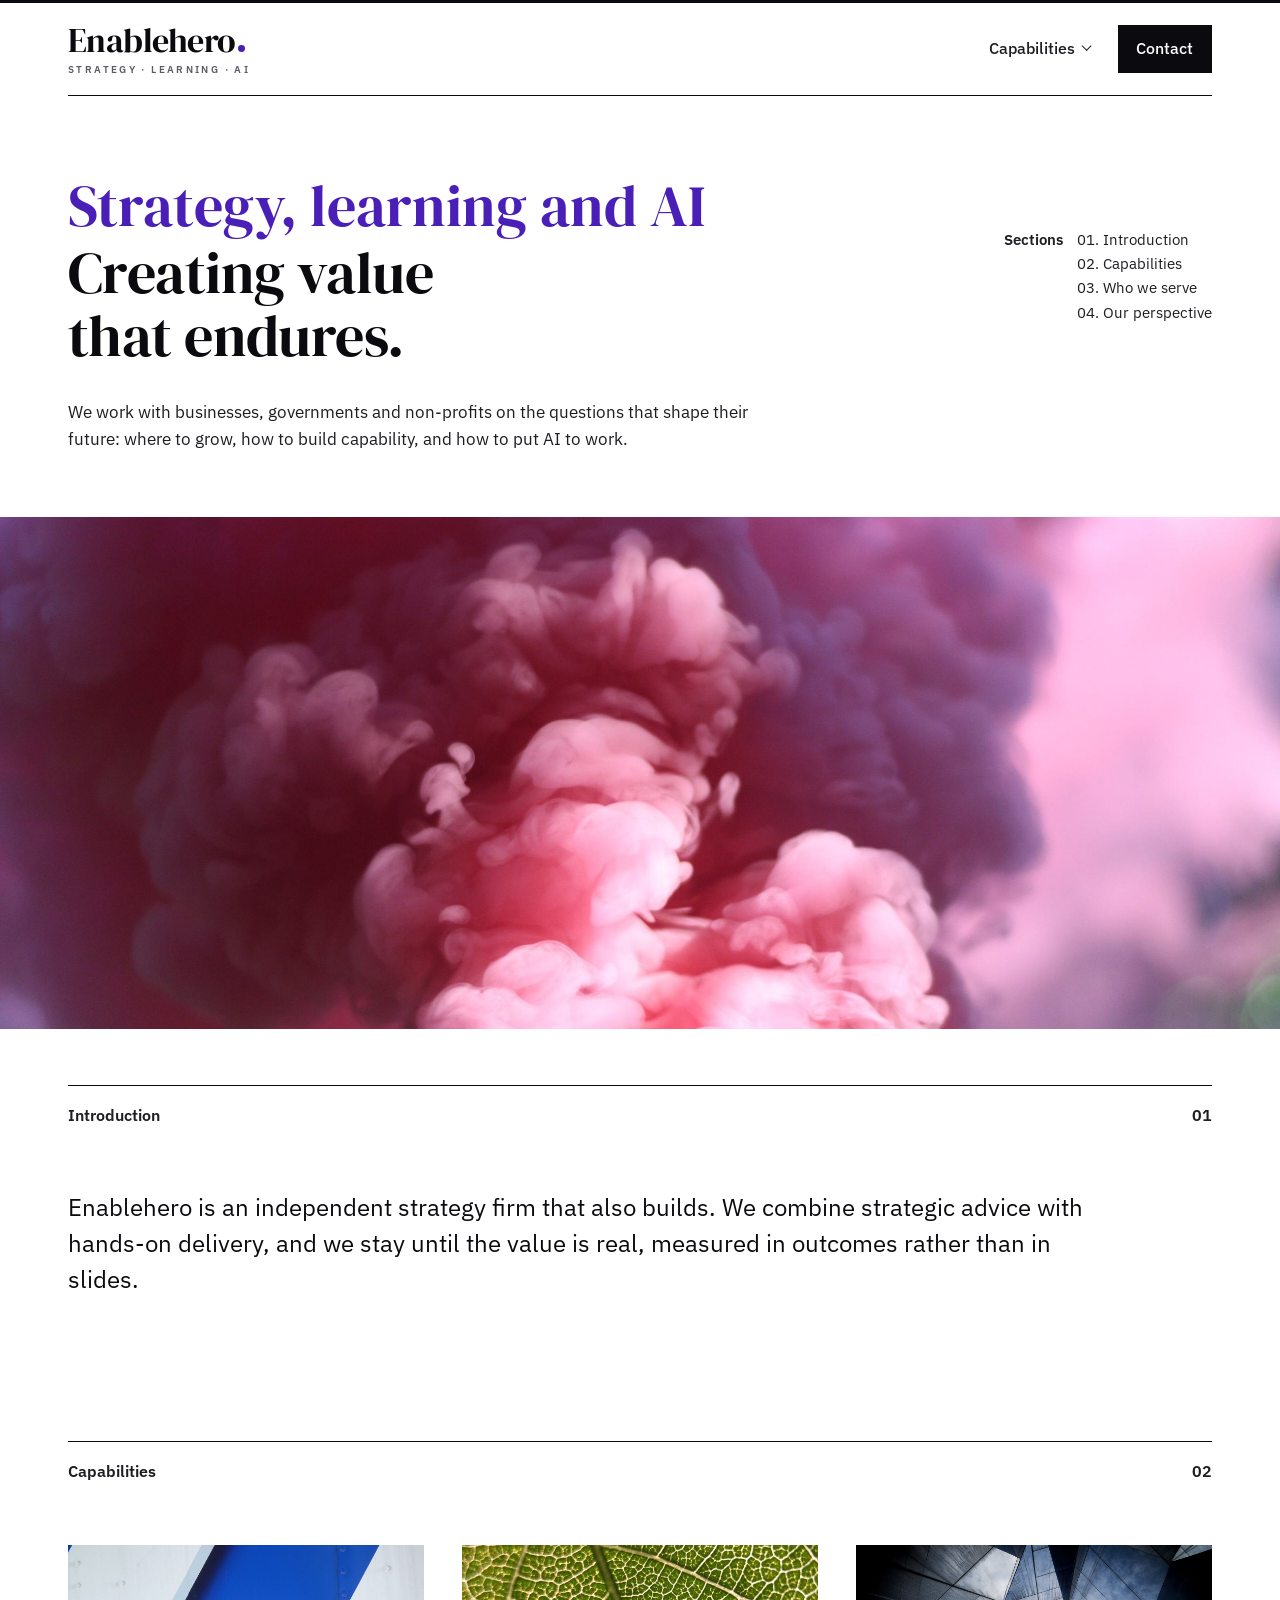
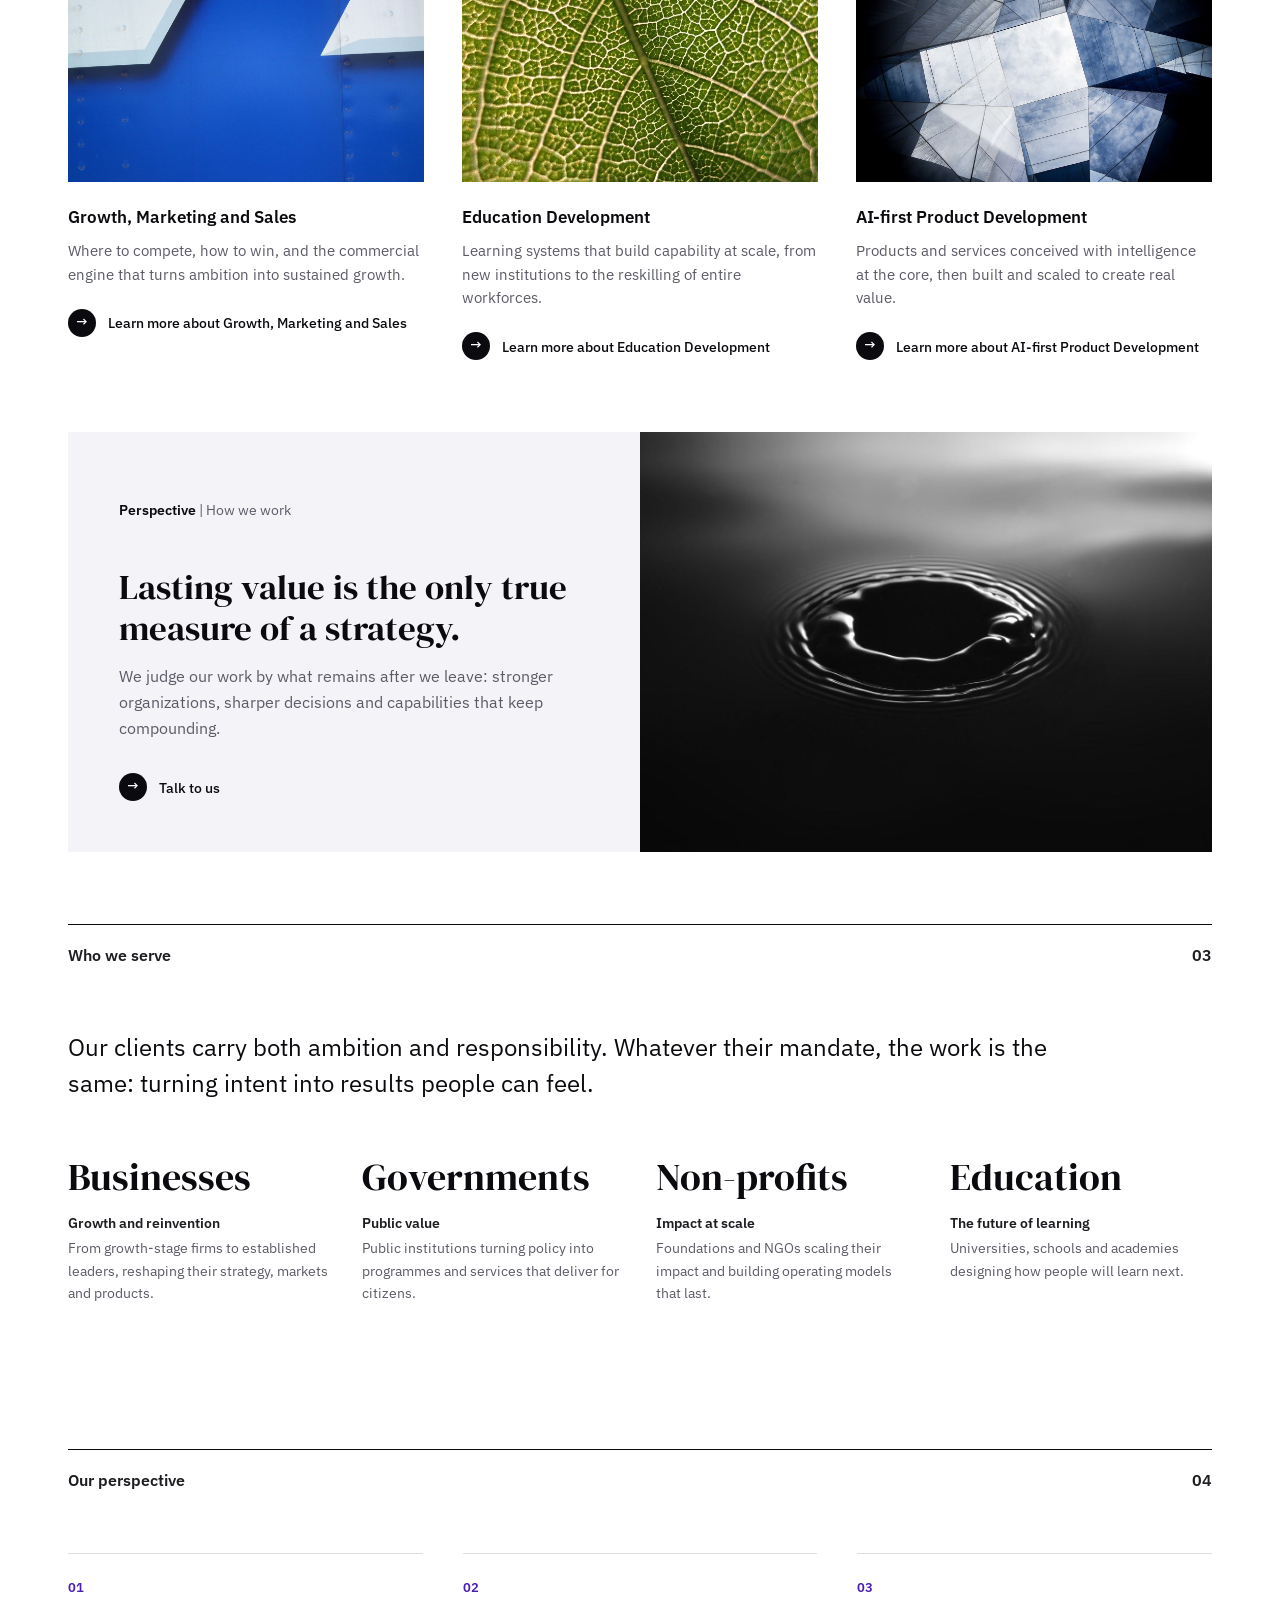
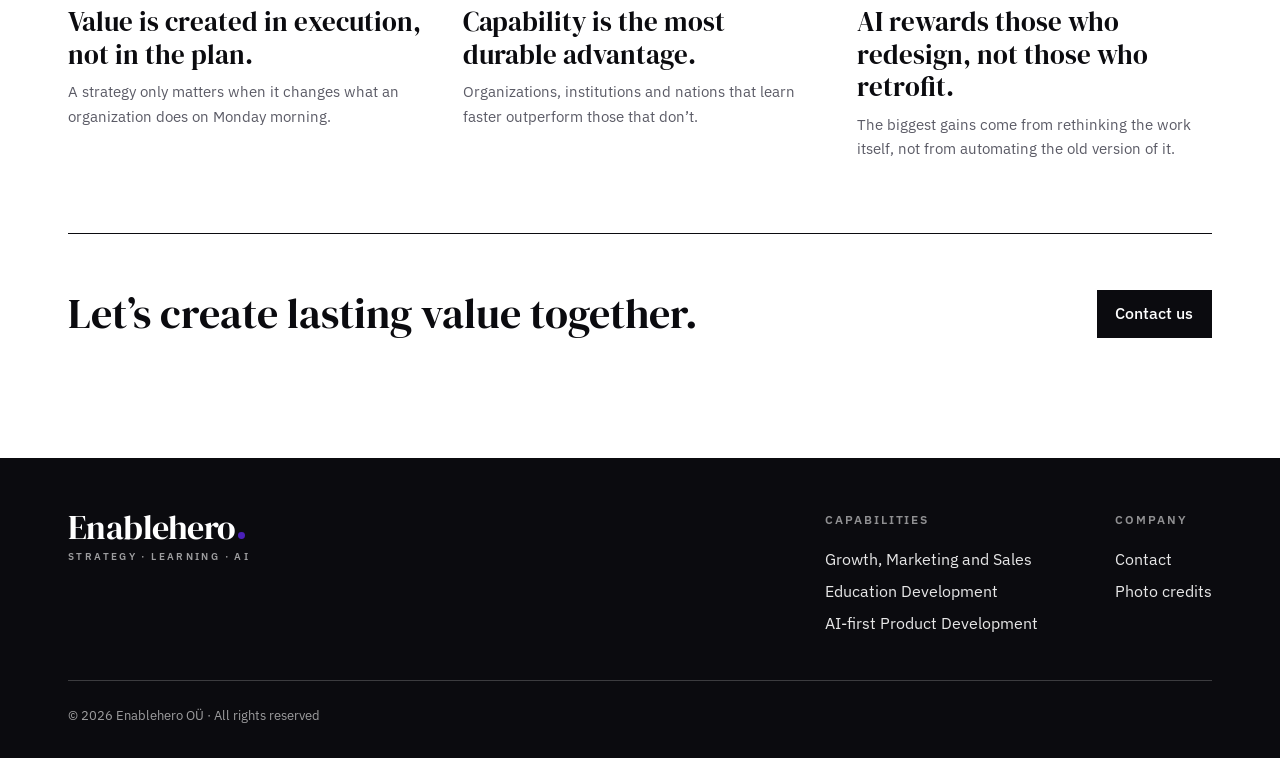
<file: index.html>
<!DOCTYPE html>
<html lang="en">
<head>
  <meta charset="UTF-8" />
  <meta name="viewport" content="width=device-width, initial-scale=1.0" />
  <title>Enablehero · Strategy, learning and AI that create lasting value</title>
  <meta name="description" content="Enablehero helps businesses, governments and non-profits create lasting value through growth, marketing and sales, education development and AI-first product development." />
  <link rel="icon" type="image/svg+xml" href="/favicon.svg" />
  <link rel="preconnect" href="https://fonts.googleapis.com" />
  <link rel="preconnect" href="https://fonts.gstatic.com" crossorigin />
  <link rel="stylesheet" href="https://fonts.googleapis.com/css2?family=DM+Serif+Display&family=IBM+Plex+Sans:wght@400;500;600&display=swap" />
  <link rel="stylesheet" href="/assets/site.css" />
  <link rel="preload" as="image" href="/assets/img/smoke.jpg" />
</head>
<body>
  <header class="site-header">
    <div class="wrap">
      <div class="bar">
        <a class="logo" href="/" aria-label="Enablehero home"><span class="logo-word">Enablehero<span class="logo-dot"></span></span><span class="logo-tag">Strategy &middot; Learning &middot; AI</span></a>
        <nav class="menu" aria-label="Main">
          <div class="dd">
            <button class="dd-toggle" type="button" aria-expanded="false" aria-haspopup="true">Capabilities</button>
            <div class="dd-panel">
            <a href="/growth-marketing-sales/"><strong>Growth, Marketing and Sales</strong><span>Strategy, markets and the commercial engine</span></a>
            <a href="/education-development/"><strong>Education Development</strong><span>Institutions, programmes and capability at scale</span></a>
            <a href="/ai-first-product-development/"><strong>AI-first Product Development</strong><span>Products and services with AI at the core</span></a>
            </div>
          </div>
          <a class="btn" href="/contact/">Contact</a>
        </nav>
      </div>
    </div>
  </header>

  <main>
    <div class="wrap">
      <section class="page-head">
        <div>
          <p class="page-title">Strategy, learning and AI</p>
          <h1>Creating value that endures.</h1>
          <p class="lead">We work with businesses, governments and non-profits on the questions that shape their future: where to grow, how to build capability, and how to put AI to work.</p>
        </div>
        <nav class="sections" aria-label="Sections">
          <strong>Sections</strong>
          <ol>
            <li><a href="#introduction">01. Introduction</a></li>
            <li><a href="#capabilities">02. Capabilities</a></li>
            <li><a href="#who-we-serve">03. Who we serve</a></li>
            <li><a href="#perspective">04. Our perspective</a></li>
          </ol>
        </nav>
      </section>
    </div>
    <div class="bleed"><img src="/assets/img/smoke.jpg" alt="A cloud of pink and violet smoke" /></div>
    <section class="block first" id="introduction">
      <div class="wrap">
        <div class="sec-head"><span>Introduction</span><span>01</span></div>
        <p class="intro-text">Enablehero is an independent strategy firm that also builds. We combine strategic advice with hands-on delivery, and we stay until the value is real, measured in outcomes rather than in slides.</p>
      </div>
    </section>
    <section class="block" id="capabilities">
      <div class="wrap">
        <div class="sec-head"><span>Capabilities</span><span>02</span></div>
        <div class="cards">
          <a class="card" href="/growth-marketing-sales/">
            <div class="card-img"><img src="/assets/img/blue.jpg" alt="Sharp white edges cutting across a deep blue wall" loading="lazy" /></div>
            <h3>Growth, Marketing and Sales</h3>
            <p>Where to compete, how to win, and the commercial engine that turns ambition into sustained growth.</p>
            <span class="more">Learn more about Growth, Marketing and Sales</span>
          </a>
          <a class="card" href="/education-development/">
            <div class="card-img"><img src="/assets/img/leaf.jpg" alt="Macro view of the veins of a green leaf" loading="lazy" /></div>
            <h3>Education Development</h3>
            <p>Learning systems that build capability at scale, from new institutions to the reskilling of entire workforces.</p>
            <span class="more">Learn more about Education Development</span>
          </a>
          <a class="card" href="/ai-first-product-development/">
            <div class="card-img"><img src="/assets/img/facets.jpg" alt="Prismatic glass facets reflecting the sky" loading="lazy" /></div>
            <h3>AI-first Product Development</h3>
            <p>Products and services conceived with intelligence at the core, then built and scaled to create real value.</p>
            <span class="more">Learn more about AI-first Product Development</span>
          </a>
        </div>
      </div>
    </section>
    <div class="wrap">
        <div class="story">
          <div class="story-body">
            <p class="story-label"><b>Perspective</b> | How we work</p>
            <h3>Lasting value is the only true measure of a strategy.</h3>
            <p>We judge our work by what remains after we leave: stronger organizations, sharper decisions and capabilities that keep compounding.</p>
            <a class="more" href="/contact/">Talk to us</a>
          </div>
          <div class="story-img"><img src="/assets/img/drop.jpg" alt="A single drop rippling across still dark water" loading="lazy" /></div>
        </div>
    </div>
    <section class="block" id="who-we-serve">
      <div class="wrap">
        <div class="sec-head"><span>Who we serve</span><span>03</span></div>
        <p class="intro-text">Our clients carry both ambition and responsibility. Whatever their mandate, the work is the same: turning intent into results people can feel.</p>
        <div class="big-list">
          <div><span class="big">Businesses</span><strong>Growth and reinvention</strong><p>From growth-stage firms to established leaders, reshaping their strategy, markets and products.</p></div>
          <div><span class="big">Governments</span><strong>Public value</strong><p>Public institutions turning policy into programmes and services that deliver for citizens.</p></div>
          <div><span class="big">Non-profits</span><strong>Impact at scale</strong><p>Foundations and NGOs scaling their impact and building operating models that last.</p></div>
          <div><span class="big">Education</span><strong>The future of learning</strong><p>Universities, schools and academies designing how people will learn next.</p></div>
        </div>
      </div>
    </section>
    <section class="block" id="perspective">
      <div class="wrap">
        <div class="sec-head"><span>Our perspective</span><span>04</span></div>
        <div class="areas">
          <div class="area">
            <span class="num">01</span>
            <h3 class="serif">Value is created in execution, not in the plan.</h3>
            <p>A strategy only matters when it changes what an organization does on Monday morning.</p>
          </div>
          <div class="area">
            <span class="num">02</span>
            <h3 class="serif">Capability is the most durable advantage.</h3>
            <p>Organizations, institutions and nations that learn faster outperform those that don&rsquo;t.</p>
          </div>
          <div class="area">
            <span class="num">03</span>
            <h3 class="serif">AI rewards those who redesign, not those who retrofit.</h3>
            <p>The biggest gains come from rethinking the work itself, not from automating the old version of it.</p>
          </div>
        </div>
      </div>
    </section>
    <div class="wrap">
      <section class="cta">
        <h2>Let&rsquo;s create lasting value together.</h2>
        <a class="btn" href="/contact/">Contact us</a>
      </section>
    </div>
  </main>

  <footer class="site-footer">
    <div class="wrap">
      <div class="foot-top">
        <a class="logo" href="/" aria-label="Enablehero home"><span class="logo-word">Enablehero<span class="logo-dot"></span></span><span class="logo-tag">Strategy &middot; Learning &middot; AI</span></a>
        <div class="foot-cols">
          <div>
            <h4>Capabilities</h4>
            <a href="/growth-marketing-sales/">Growth, Marketing and Sales</a>
            <a href="/education-development/">Education Development</a>
            <a href="/ai-first-product-development/">AI-first Product Development</a>
          </div>
          <div>
            <h4>Company</h4>
            <a href="/contact/">Contact</a>
            <a href="/credits/">Photo credits</a>
          </div>
        </div>
      </div>
      <div class="foot-bottom">
        <span>&copy; 2026 Enablehero O&Uuml; &middot; All rights reserved</span>
      </div>
    </div>
  </footer>

  <script>
    (function () {
      var dd = document.querySelector('.dd');
      var btn = dd.querySelector('.dd-toggle');
      function set(open) { dd.classList.toggle('open', open); btn.setAttribute('aria-expanded', open); }
      btn.addEventListener('click', function (e) { e.stopPropagation(); set(!dd.classList.contains('open')); });
      document.addEventListener('click', function (e) { if (!dd.contains(e.target)) set(false); });
      document.addEventListener('keydown', function (e) { if (e.key === 'Escape') { set(false); btn.focus(); } });
    })();
  </script>
</body>
</html>
</file>
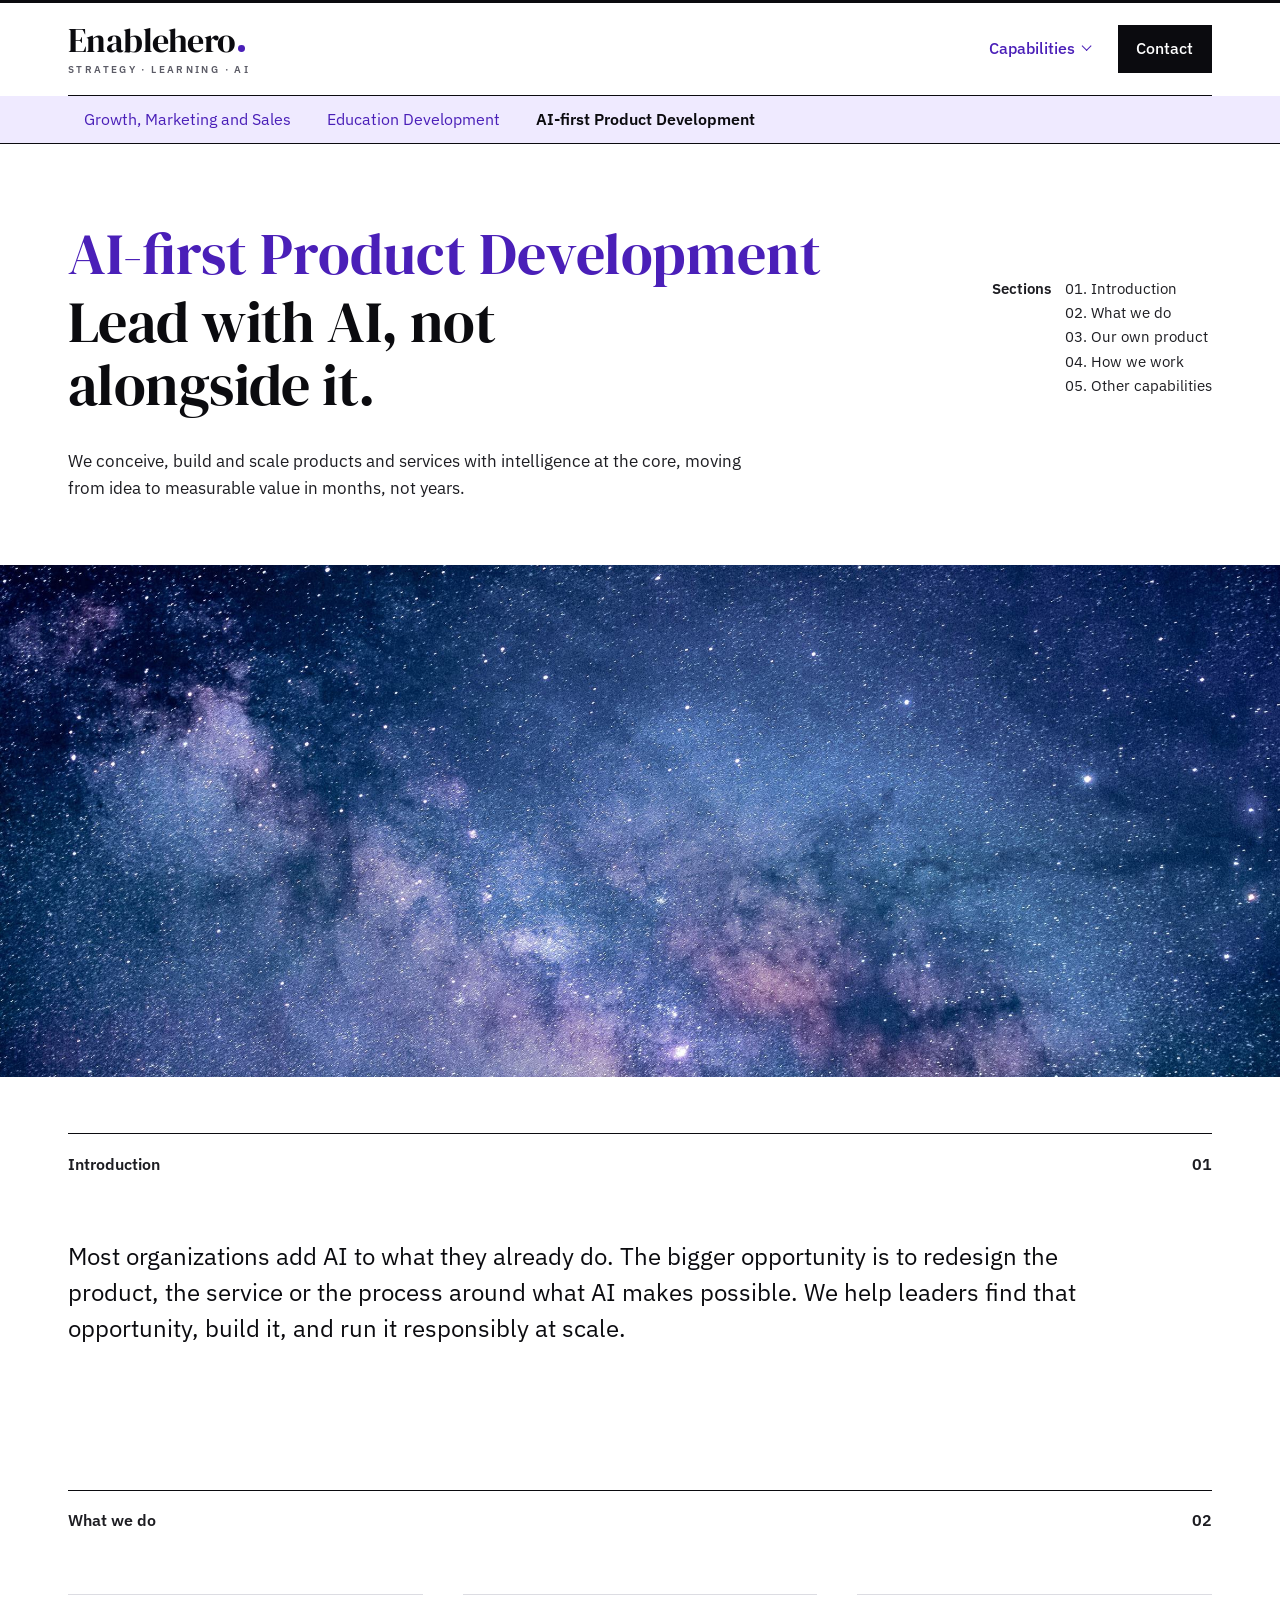
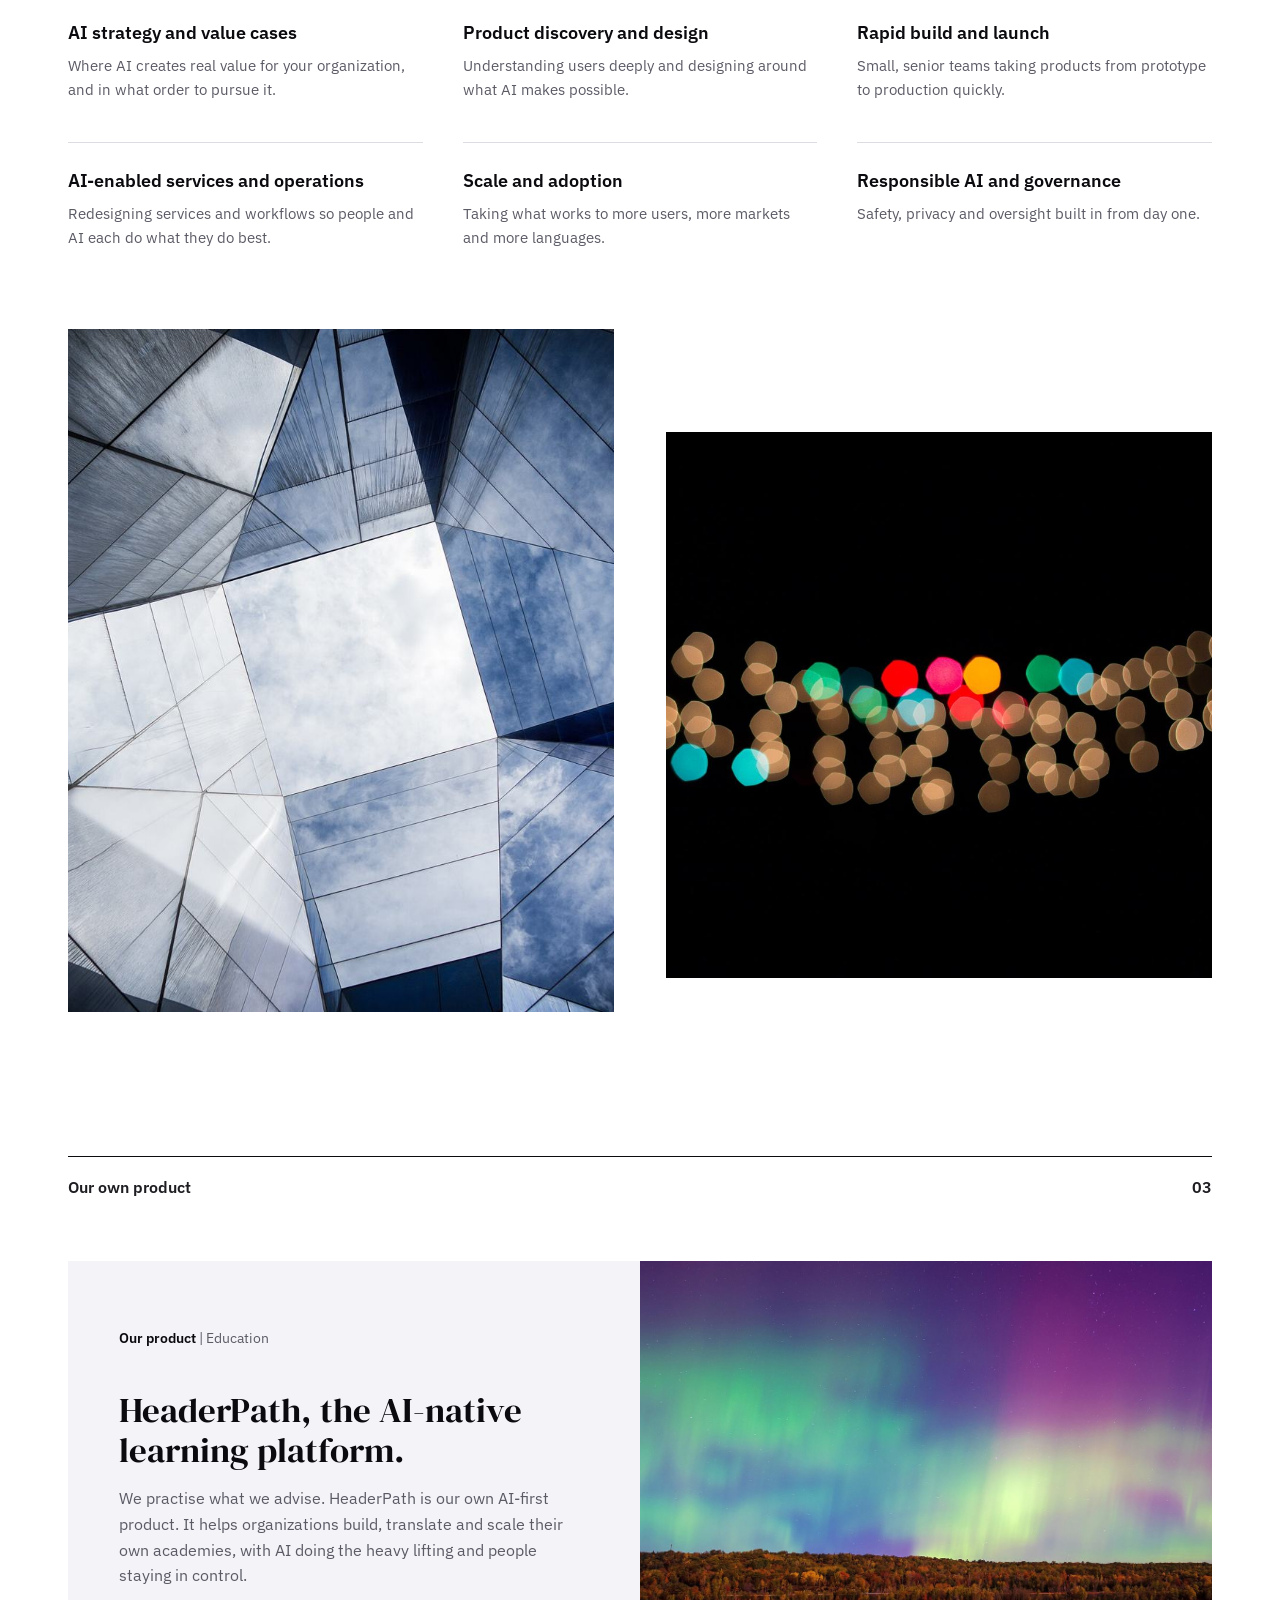
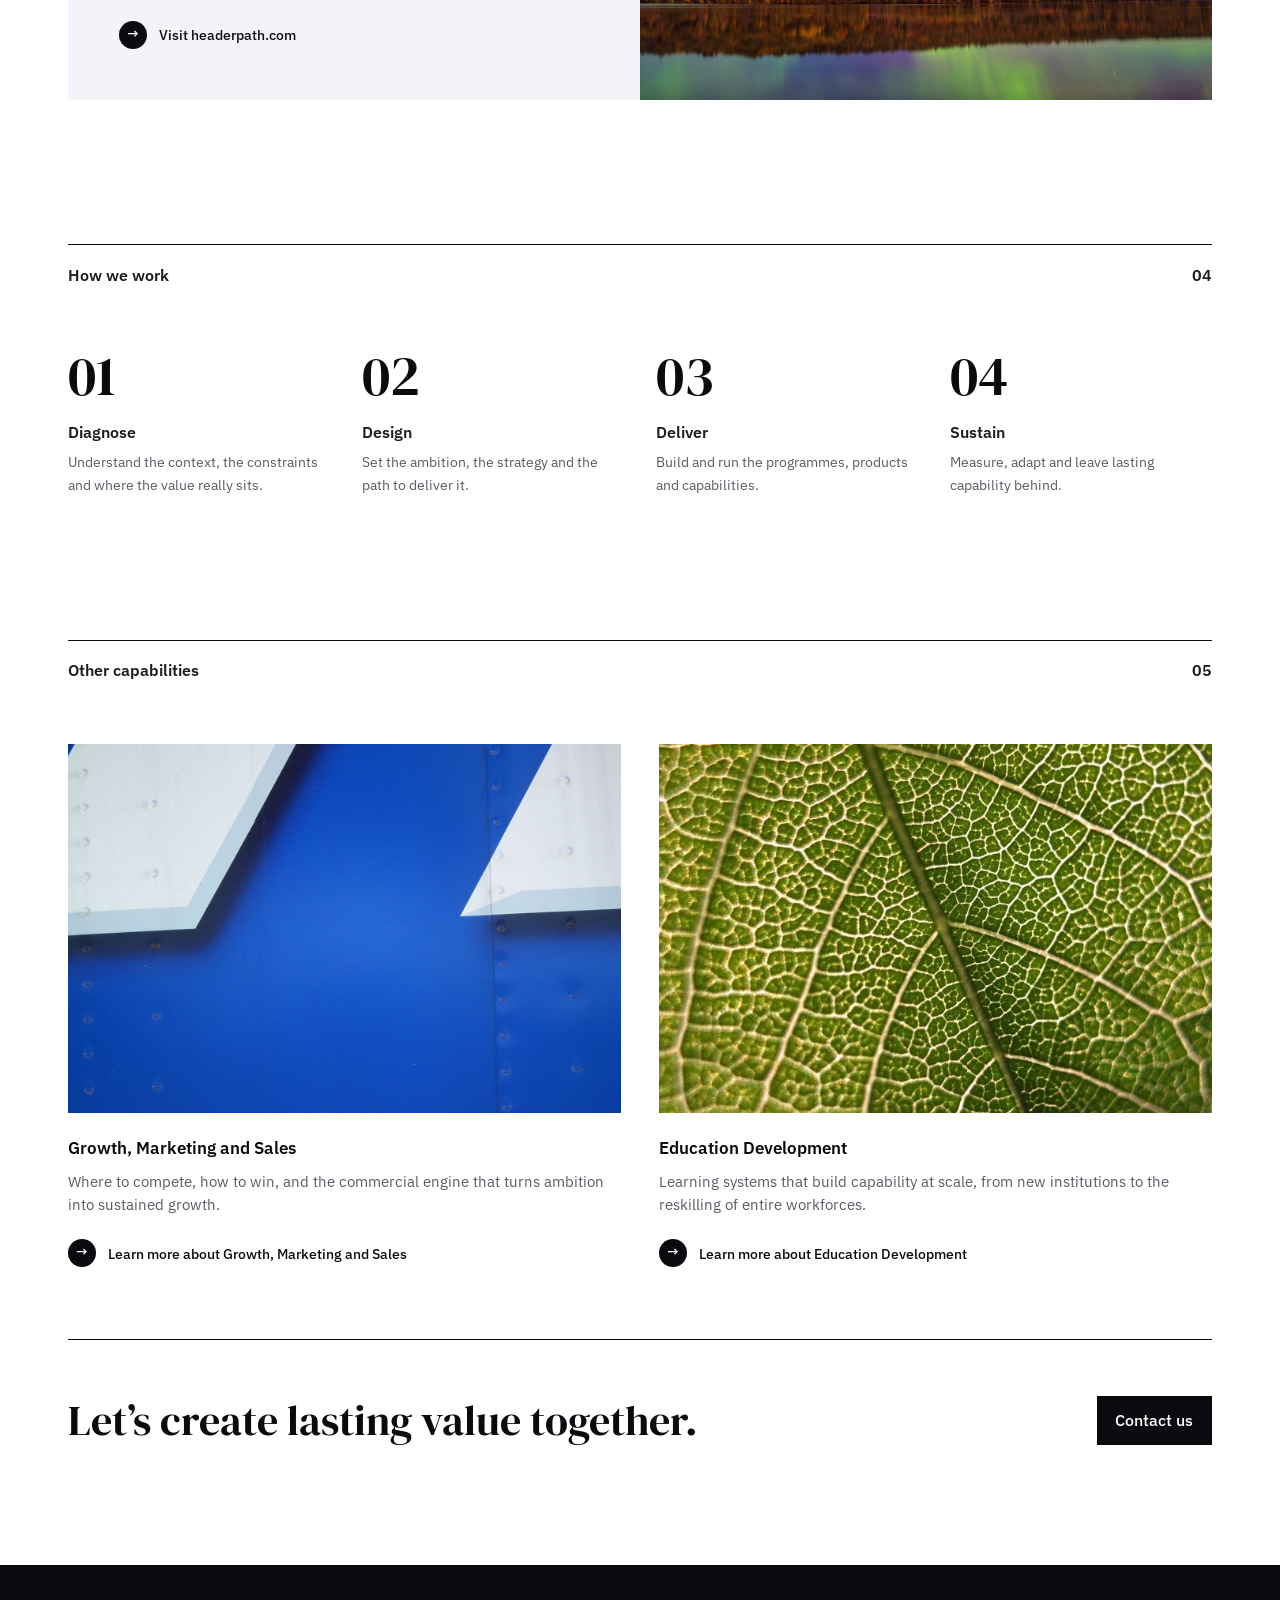
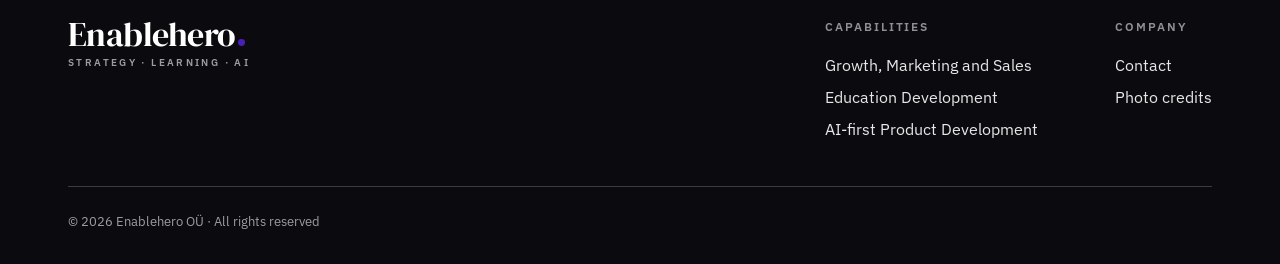
<file: ai-first-product-development/index.html>
<!DOCTYPE html>
<html lang="en">
<head>
  <meta charset="UTF-8" />
  <meta name="viewport" content="width=device-width, initial-scale=1.0" />
  <title>AI-first Product Development · Enablehero</title>
  <meta name="description" content="AI-first product development: AI strategy, product discovery, rapid build and responsible scale. Includes HeaderPath, our AI-native learning platform." />
  <link rel="icon" type="image/svg+xml" href="/favicon.svg" />
  <link rel="preconnect" href="https://fonts.googleapis.com" />
  <link rel="preconnect" href="https://fonts.gstatic.com" crossorigin />
  <link rel="stylesheet" href="https://fonts.googleapis.com/css2?family=DM+Serif+Display&family=IBM+Plex+Sans:wght@400;500;600&display=swap" />
  <link rel="stylesheet" href="/assets/site.css" />
</head>
<body>
  <header class="site-header">
    <div class="wrap">
      <div class="bar">
        <a class="logo" href="/" aria-label="Enablehero home"><span class="logo-word">Enablehero<span class="logo-dot"></span></span><span class="logo-tag">Strategy &middot; Learning &middot; AI</span></a>
        <nav class="menu" aria-label="Main">
          <div class="dd">
            <button class="dd-toggle" type="button" aria-expanded="false" aria-haspopup="true" aria-current="true">Capabilities</button>
            <div class="dd-panel">
            <a href="/growth-marketing-sales/"><strong>Growth, Marketing and Sales</strong><span>Strategy, markets and the commercial engine</span></a>
            <a href="/education-development/"><strong>Education Development</strong><span>Institutions, programmes and capability at scale</span></a>
            <a href="/ai-first-product-development/" aria-current="page"><strong>AI-first Product Development</strong><span>Products and services with AI at the core</span></a>
            </div>
          </div>
          <a class="btn" href="/contact/">Contact</a>
        </nav>
      </div>
    </div>
    <nav class="subnav" aria-label="Capabilities">
      <div class="wrap">
        <ul>
          <li><a href="/growth-marketing-sales/">Growth, Marketing and Sales</a></li>
          <li><a href="/education-development/">Education Development</a></li>
          <li><a href="/ai-first-product-development/" aria-current="page">AI-first Product Development</a></li>
        </ul>
      </div>
    </nav>
  </header>

  <main>
    <div class="wrap">
      <section class="page-head">
        <div>
          <p class="page-title">AI-first Product Development</p>
          <h1>Lead with AI, not alongside it.</h1>
          <p class="lead">We conceive, build and scale products and services with intelligence at the core, moving from idea to measurable value in months, not years.</p>
        </div>
        <nav class="sections" aria-label="Sections">
          <strong>Sections</strong>
          <ol>
            <li><a href="#introduction">01. Introduction</a></li>
            <li><a href="#what-we-do">02. What we do</a></li>
            <li><a href="#headerpath">03. Our own product</a></li>
            <li><a href="#how-we-work">04. How we work</a></li>
            <li><a href="#other-capabilities">05. Other capabilities</a></li>
          </ol>
        </nav>
      </section>
    </div>
    <div class="bleed"><img src="/assets/img/galaxy.jpg" alt="The Milky Way across a star-filled night sky" /></div>
    <section class="block first" id="introduction">
      <div class="wrap">
        <div class="sec-head"><span>Introduction</span><span>01</span></div>
        <p class="intro-text">Most organizations add AI to what they already do. The bigger opportunity is to redesign the product, the service or the process around what AI makes possible. We help leaders find that opportunity, build it, and run it responsibly at scale.</p>
      </div>
    </section>
    <section class="block" id="what-we-do">
      <div class="wrap">
        <div class="sec-head"><span>What we do</span><span>02</span></div>
        <div class="areas">
          <div class="area">
            <h3>AI strategy and value cases</h3>
            <p>Where AI creates real value for your organization, and in what order to pursue it.</p>
          </div>
          <div class="area">
            <h3>Product discovery and design</h3>
            <p>Understanding users deeply and designing around what AI makes possible.</p>
          </div>
          <div class="area">
            <h3>Rapid build and launch</h3>
            <p>Small, senior teams taking products from prototype to production quickly.</p>
          </div>
          <div class="area">
            <h3>AI-enabled services and operations</h3>
            <p>Redesigning services and workflows so people and AI each do what they do best.</p>
          </div>
          <div class="area">
            <h3>Scale and adoption</h3>
            <p>Taking what works to more users, more markets and more languages.</p>
          </div>
          <div class="area">
            <h3>Responsible AI and governance</h3>
            <p>Safety, privacy and oversight built in from day one.</p>
          </div>
        </div>
        <div style="height: clamp(3rem, 7vw, 5rem);"></div>
        <div class="pair">
          <figure><img src="/assets/img/facets.jpg" alt="Prismatic glass facets reflecting the sky" loading="lazy" /></figure>
          <figure><img src="/assets/img/bokeh.jpg" alt="Out-of-focus lights glowing against the dark" loading="lazy" /></figure>
        </div>
      </div>
    </section>
    <section class="block" id="headerpath">
      <div class="wrap">
        <div class="sec-head"><span>Our own product</span><span>03</span></div>
        <div class="story">
          <div class="story-body">
            <p class="story-label"><b>Our product</b> | Education</p>
            <h3>HeaderPath, the AI-native learning platform.</h3>
            <p>We practise what we advise. HeaderPath is our own AI-first product. It helps organizations build, translate and scale their own academies, with AI doing the heavy lifting and people staying in control.</p>
            <a class="more" href="https://headerpath.com" target="_blank" rel="noopener">Visit headerpath.com</a>
          </div>
          <div class="story-img"><img src="/assets/img/aurora.jpg" alt="Green and violet aurora over a still lake" loading="lazy" /></div>
        </div>
      </div>
    </section>
    <section class="block" id="how-we-work">
      <div class="wrap">
        <div class="sec-head"><span>How we work</span><span>04</span></div>
        <ol class="steps">
          <li><strong>Diagnose</strong><span>Understand the context, the constraints and where the value really sits.</span></li>
          <li><strong>Design</strong><span>Set the ambition, the strategy and the path to deliver it.</span></li>
          <li><strong>Deliver</strong><span>Build and run the programmes, products and capabilities.</span></li>
          <li><strong>Sustain</strong><span>Measure, adapt and leave lasting capability behind.</span></li>
        </ol>
      </div>
    </section>
    <section class="block" id="other-capabilities">
      <div class="wrap">
        <div class="sec-head"><span>Other capabilities</span><span>05</span></div>
        <div class="cards two">
          <a class="card" href="/growth-marketing-sales/">
            <div class="card-img"><img src="/assets/img/blue.jpg" alt="Sharp white edges cutting across a deep blue wall" loading="lazy" /></div>
            <h3>Growth, Marketing and Sales</h3>
            <p>Where to compete, how to win, and the commercial engine that turns ambition into sustained growth.</p>
            <span class="more">Learn more about Growth, Marketing and Sales</span>
          </a>
          <a class="card" href="/education-development/">
            <div class="card-img"><img src="/assets/img/leaf.jpg" alt="Macro view of the veins of a green leaf" loading="lazy" /></div>
            <h3>Education Development</h3>
            <p>Learning systems that build capability at scale, from new institutions to the reskilling of entire workforces.</p>
            <span class="more">Learn more about Education Development</span>
          </a>
        </div>
      </div>
    </section>
    <div class="wrap">
      <section class="cta">
        <h2>Let&rsquo;s create lasting value together.</h2>
        <a class="btn" href="/contact/">Contact us</a>
      </section>
    </div>
  </main>

  <footer class="site-footer">
    <div class="wrap">
      <div class="foot-top">
        <a class="logo" href="/" aria-label="Enablehero home"><span class="logo-word">Enablehero<span class="logo-dot"></span></span><span class="logo-tag">Strategy &middot; Learning &middot; AI</span></a>
        <div class="foot-cols">
          <div>
            <h4>Capabilities</h4>
            <a href="/growth-marketing-sales/">Growth, Marketing and Sales</a>
            <a href="/education-development/">Education Development</a>
            <a href="/ai-first-product-development/">AI-first Product Development</a>
          </div>
          <div>
            <h4>Company</h4>
            <a href="/contact/">Contact</a>
            <a href="/credits/">Photo credits</a>
          </div>
        </div>
      </div>
      <div class="foot-bottom">
        <span>&copy; 2026 Enablehero O&Uuml; &middot; All rights reserved</span>
      </div>
    </div>
  </footer>

  <script>
    (function () {
      var dd = document.querySelector('.dd');
      var btn = dd.querySelector('.dd-toggle');
      function set(open) { dd.classList.toggle('open', open); btn.setAttribute('aria-expanded', open); }
      btn.addEventListener('click', function (e) { e.stopPropagation(); set(!dd.classList.contains('open')); });
      document.addEventListener('click', function (e) { if (!dd.contains(e.target)) set(false); });
      document.addEventListener('keydown', function (e) { if (e.key === 'Escape') { set(false); btn.focus(); } });
    })();
  </script>
</body>
</html>
</file>
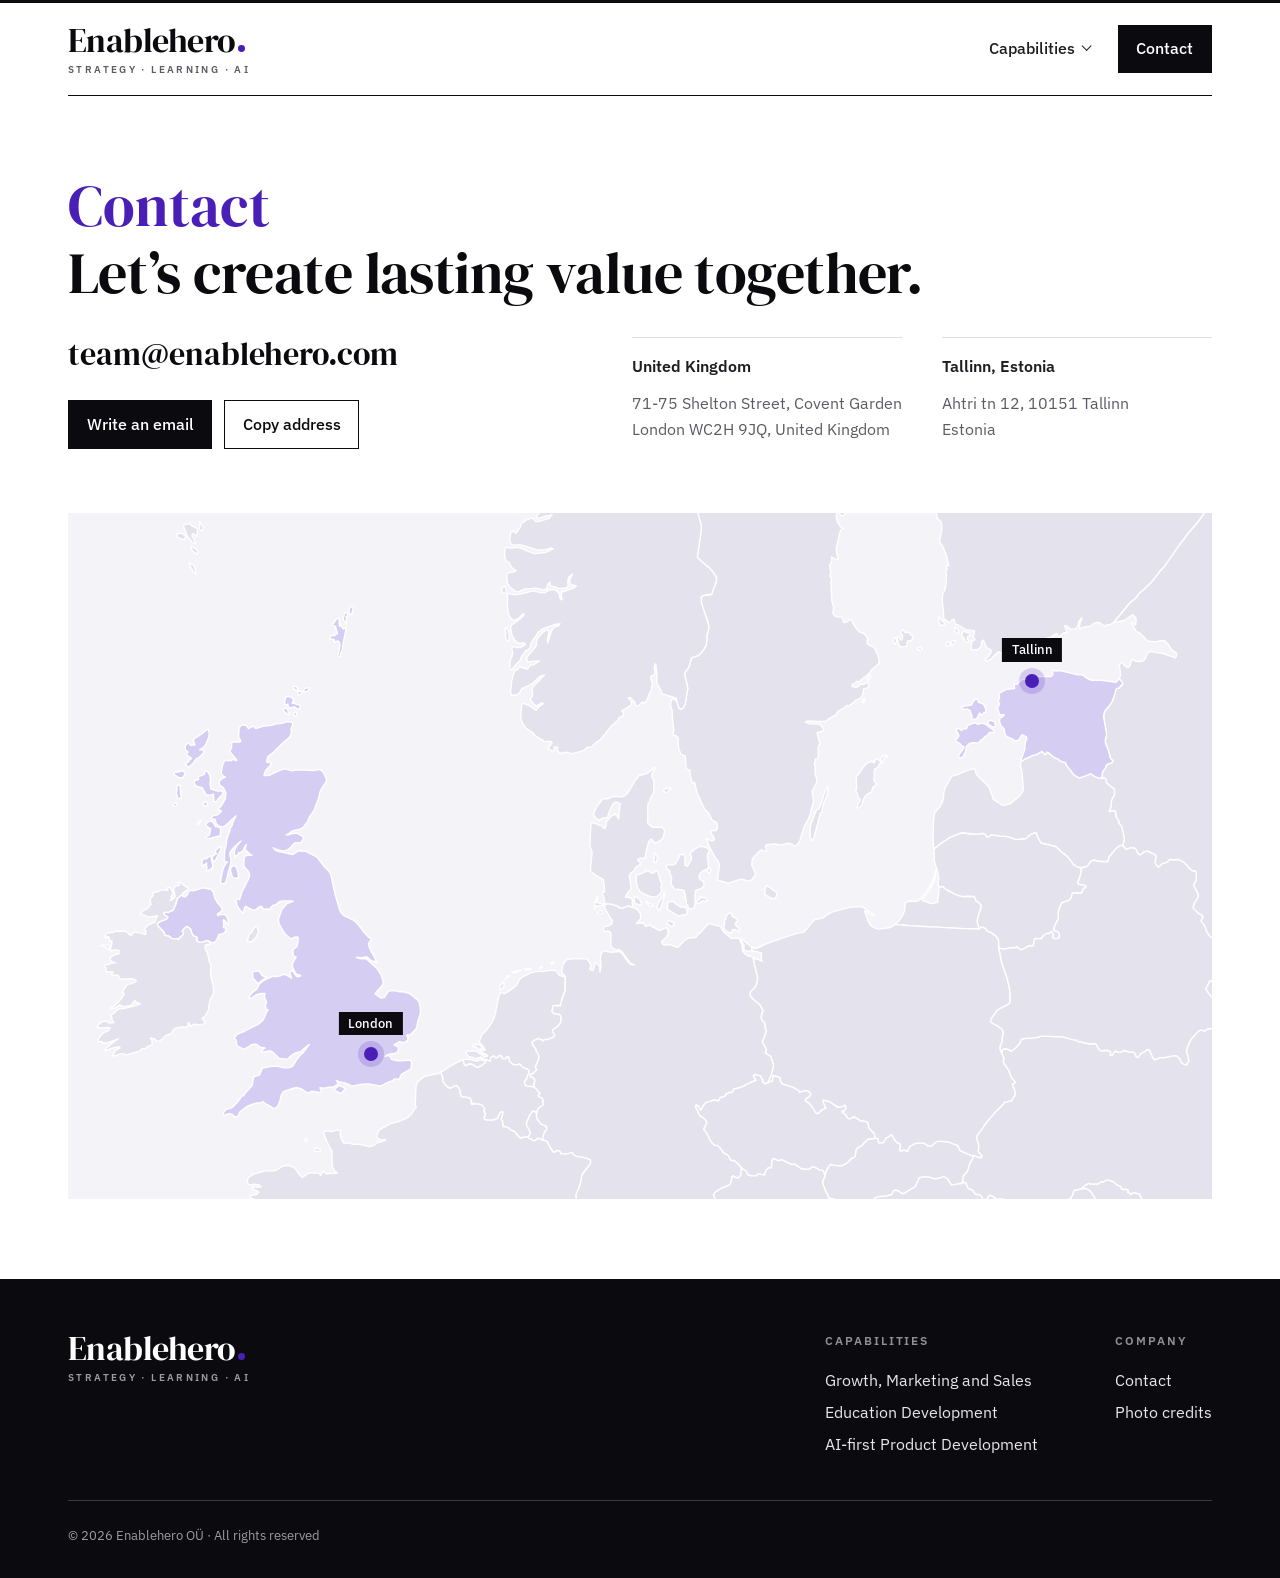
<file: contact/index.html>
<!DOCTYPE html>
<html lang="en">
<head>
  <meta charset="UTF-8" />
  <meta name="viewport" content="width=device-width, initial-scale=1.0" />
  <title>Contact · Enablehero</title>
  <meta name="description" content="Talk to Enablehero about growth, marketing and sales, education development or AI-first product development." />
  <link rel="icon" type="image/svg+xml" href="/favicon.svg" />
  <link rel="preconnect" href="https://fonts.googleapis.com" />
  <link rel="preconnect" href="https://fonts.gstatic.com" crossorigin />
  <link rel="stylesheet" href="https://fonts.googleapis.com/css2?family=DM+Serif+Display&family=IBM+Plex+Sans:wght@400;500;600&display=swap" />
  <link rel="stylesheet" href="/assets/site.css" />
</head>
<body>
  <header class="site-header">
    <div class="wrap">
      <div class="bar">
        <a class="logo" href="/" aria-label="Enablehero home"><span class="logo-word">Enablehero<span class="logo-dot"></span></span><span class="logo-tag">Strategy &middot; Learning &middot; AI</span></a>
        <nav class="menu" aria-label="Main">
          <div class="dd">
            <button class="dd-toggle" type="button" aria-expanded="false" aria-haspopup="true">Capabilities</button>
            <div class="dd-panel">
            <a href="/growth-marketing-sales/"><strong>Growth, Marketing and Sales</strong><span>Strategy, markets and the commercial engine</span></a>
            <a href="/education-development/"><strong>Education Development</strong><span>Institutions, programmes and capability at scale</span></a>
            <a href="/ai-first-product-development/"><strong>AI-first Product Development</strong><span>Products and services with AI at the core</span></a>
            </div>
          </div>
          <a class="btn" href="/contact/">Contact</a>
        </nav>
      </div>
    </div>
  </header>

  <main>
    <div class="wrap">
      <section class="page-head contact-head">
        <div class="contact-title">
          <p class="page-title">Contact</p>
          <h1>Let&rsquo;s create lasting value together.</h1>
        </div>
        <div>
          <a class="mail" href="mailto:team@enablehero.com">team@enablehero.com</a>
          <div class="mail-actions">
            <a class="btn" href="mailto:team@enablehero.com">Write an email</a>
            <button class="btn line" type="button" id="copy" data-email="team@enablehero.com">Copy address</button>
          </div>
        </div>
        <div class="offices">
          <div class="office">
            <h3>United Kingdom</h3>
            <address>71-75 Shelton Street, Covent Garden<br />London WC2H 9JQ, United Kingdom</address>
          </div>
          <div class="office">
            <h3>Tallinn, Estonia</h3>
            <address>Ahtri tn 12, 10151 Tallinn<br />Estonia</address>
          </div>
        </div>
      </section>
      <figure class="map" style="aspect-ratio:1000/600">
      <img src="/assets/img/map-europe.svg" alt="Map of Europe with pins in Tallinn and London" />
      <button class="pin" type="button" style="left:84.29%;top:24.49%" aria-describedby="tip-tallinn"><span class="pin-label">Tallinn</span><span class="pin-tip" role="tooltip" id="tip-tallinn">Ahtri tn 12, 10151 Tallinn<br />Estonia</span></button>
      <button class="pin" type="button" style="left:26.46%;top:78.90%" aria-describedby="tip-london"><span class="pin-label">London</span><span class="pin-tip" role="tooltip" id="tip-london">71-75 Shelton Street, Covent Garden<br />London WC2H 9JQ, United Kingdom</span></button>
        </figure>
    </div>
  </main>

  <footer class="site-footer">
    <div class="wrap">
      <div class="foot-top">
        <a class="logo" href="/" aria-label="Enablehero home"><span class="logo-word">Enablehero<span class="logo-dot"></span></span><span class="logo-tag">Strategy &middot; Learning &middot; AI</span></a>
        <div class="foot-cols">
          <div>
            <h4>Capabilities</h4>
            <a href="/growth-marketing-sales/">Growth, Marketing and Sales</a>
            <a href="/education-development/">Education Development</a>
            <a href="/ai-first-product-development/">AI-first Product Development</a>
          </div>
          <div>
            <h4>Company</h4>
            <a href="/contact/">Contact</a>
            <a href="/credits/">Photo credits</a>
          </div>
        </div>
      </div>
      <div class="foot-bottom">
        <span>&copy; 2026 Enablehero O&Uuml; &middot; All rights reserved</span>
      </div>
    </div>
  </footer>

  <script>
    (function () {
      var dd = document.querySelector('.dd');
      var btn = dd.querySelector('.dd-toggle');
      function set(open) { dd.classList.toggle('open', open); btn.setAttribute('aria-expanded', open); }
      btn.addEventListener('click', function (e) { e.stopPropagation(); set(!dd.classList.contains('open')); });
      document.addEventListener('click', function (e) { if (!dd.contains(e.target)) set(false); });
      document.addEventListener('keydown', function (e) { if (e.key === 'Escape') { set(false); btn.focus(); } });
    })();
    document.getElementById('copy').addEventListener('click', function () {
      var b = this;
      navigator.clipboard.writeText(b.dataset.email).then(function () {
        b.textContent = 'Copied';
        setTimeout(function () { b.textContent = 'Copy address'; }, 2000);
      });
    });
  </script>
</body>
</html>
</file>
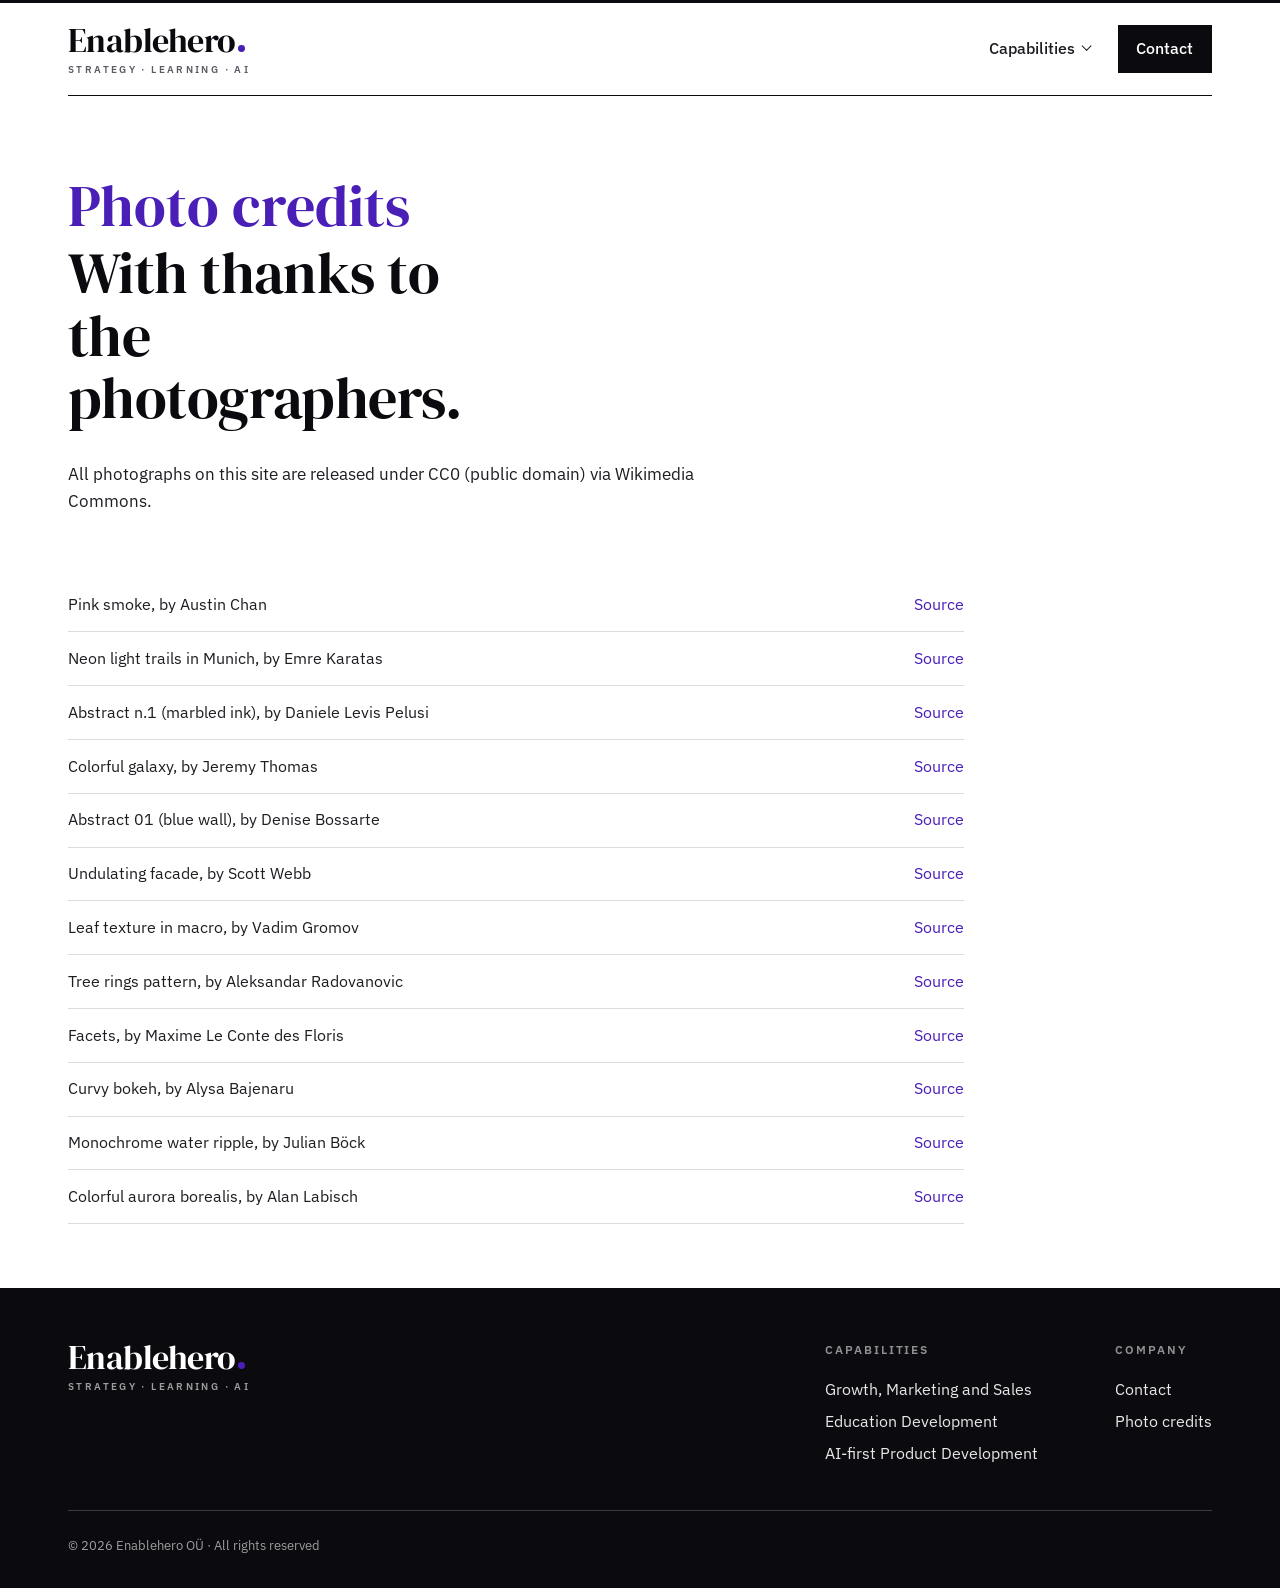
<file: credits/index.html>
<!DOCTYPE html>
<html lang="en">
<head>
  <meta charset="UTF-8" />
  <meta name="viewport" content="width=device-width, initial-scale=1.0" />
  <title>Photo credits · Enablehero</title>
  <meta name="description" content="Credits for the photography used on enablehero.com." />
  <link rel="icon" type="image/svg+xml" href="/favicon.svg" />
  <link rel="preconnect" href="https://fonts.googleapis.com" />
  <link rel="preconnect" href="https://fonts.gstatic.com" crossorigin />
  <link rel="stylesheet" href="https://fonts.googleapis.com/css2?family=DM+Serif+Display&family=IBM+Plex+Sans:wght@400;500;600&display=swap" />
  <link rel="stylesheet" href="/assets/site.css" />
  <meta name="robots" content="noindex" />
</head>
<body>
  <header class="site-header">
    <div class="wrap">
      <div class="bar">
        <a class="logo" href="/" aria-label="Enablehero home"><span class="logo-word">Enablehero<span class="logo-dot"></span></span><span class="logo-tag">Strategy &middot; Learning &middot; AI</span></a>
        <nav class="menu" aria-label="Main">
          <div class="dd">
            <button class="dd-toggle" type="button" aria-expanded="false" aria-haspopup="true">Capabilities</button>
            <div class="dd-panel">
            <a href="/growth-marketing-sales/"><strong>Growth, Marketing and Sales</strong><span>Strategy, markets and the commercial engine</span></a>
            <a href="/education-development/"><strong>Education Development</strong><span>Institutions, programmes and capability at scale</span></a>
            <a href="/ai-first-product-development/"><strong>AI-first Product Development</strong><span>Products and services with AI at the core</span></a>
            </div>
          </div>
          <a class="btn" href="/contact/">Contact</a>
        </nav>
      </div>
    </div>
  </header>

  <main>
    <div class="wrap">
      <section class="page-head">
        <div>
          <p class="page-title">Photo credits</p>
          <h1>With thanks to the photographers.</h1>
          <p class="lead">All photographs on this site are released under CC0 (public domain) via Wikimedia Commons.</p>
        </div>
      </section>
    </div>
    <div class="wrap">
      <ul class="credits">
          <li><span>Pink smoke, by Austin Chan</span><a href="https://commons.wikimedia.org/wiki/File:Pink_Smoke_(Unsplash).jpg" target="_blank" rel="noopener">Source</a></li>
          <li><span>Neon light trails in Munich, by Emre Karatas</span><a href="https://commons.wikimedia.org/wiki/File:Neon_light_trails_in_Munich_(Unsplash).jpg" target="_blank" rel="noopener">Source</a></li>
          <li><span>Abstract n.1 (marbled ink), by Daniele Levis Pelusi</span><a href="https://commons.wikimedia.org/wiki/File:Abstract_n.1_(Unsplash).jpg" target="_blank" rel="noopener">Source</a></li>
          <li><span>Colorful galaxy, by Jeremy Thomas</span><a href="https://commons.wikimedia.org/wiki/File:Colorful_galaxy_(Unsplash).jpg" target="_blank" rel="noopener">Source</a></li>
          <li><span>Abstract 01 (blue wall), by Denise Bossarte</span><a href="https://commons.wikimedia.org/wiki/File:Abstract_01_(Unsplash).jpg" target="_blank" rel="noopener">Source</a></li>
          <li><span>Undulating facade, by Scott Webb</span><a href="https://commons.wikimedia.org/wiki/File:Undulating_facade_(Unsplash).jpg" target="_blank" rel="noopener">Source</a></li>
          <li><span>Leaf texture in macro, by Vadim Gromov</span><a href="https://commons.wikimedia.org/wiki/File:Leaf_texture_in_macro_(Unsplash).jpg" target="_blank" rel="noopener">Source</a></li>
          <li><span>Tree rings pattern, by Aleksandar Radovanovic</span><a href="https://commons.wikimedia.org/wiki/File:Tree_rings_pattern_(Unsplash).jpg" target="_blank" rel="noopener">Source</a></li>
          <li><span>Facets, by Maxime Le Conte des Floris</span><a href="https://commons.wikimedia.org/wiki/File:Facets_(Unsplash).jpg" target="_blank" rel="noopener">Source</a></li>
          <li><span>Curvy bokeh, by Alysa Bajenaru</span><a href="https://commons.wikimedia.org/wiki/File:Curvy_Bokeh_(Unsplash).jpg" target="_blank" rel="noopener">Source</a></li>
          <li><span>Monochrome water ripple, by Julian B&ouml;ck</span><a href="https://commons.wikimedia.org/wiki/File:Monochrome_water_ripple_(Unsplash).jpg" target="_blank" rel="noopener">Source</a></li>
          <li><span>Colorful aurora borealis, by Alan Labisch</span><a href="https://commons.wikimedia.org/wiki/File:Colorful_aurora_borealis_(Unsplash).jpg" target="_blank" rel="noopener">Source</a></li>
      </ul>
    </div>
  </main>

  <footer class="site-footer">
    <div class="wrap">
      <div class="foot-top">
        <a class="logo" href="/" aria-label="Enablehero home"><span class="logo-word">Enablehero<span class="logo-dot"></span></span><span class="logo-tag">Strategy &middot; Learning &middot; AI</span></a>
        <div class="foot-cols">
          <div>
            <h4>Capabilities</h4>
            <a href="/growth-marketing-sales/">Growth, Marketing and Sales</a>
            <a href="/education-development/">Education Development</a>
            <a href="/ai-first-product-development/">AI-first Product Development</a>
          </div>
          <div>
            <h4>Company</h4>
            <a href="/contact/">Contact</a>
            <a href="/credits/">Photo credits</a>
          </div>
        </div>
      </div>
      <div class="foot-bottom">
        <span>&copy; 2026 Enablehero O&Uuml; &middot; All rights reserved</span>
      </div>
    </div>
  </footer>

  <script>
    (function () {
      var dd = document.querySelector('.dd');
      var btn = dd.querySelector('.dd-toggle');
      function set(open) { dd.classList.toggle('open', open); btn.setAttribute('aria-expanded', open); }
      btn.addEventListener('click', function (e) { e.stopPropagation(); set(!dd.classList.contains('open')); });
      document.addEventListener('click', function (e) { if (!dd.contains(e.target)) set(false); });
      document.addEventListener('keydown', function (e) { if (e.key === 'Escape') { set(false); btn.focus(); } });
    })();
  </script>
</body>
</html>
</file>
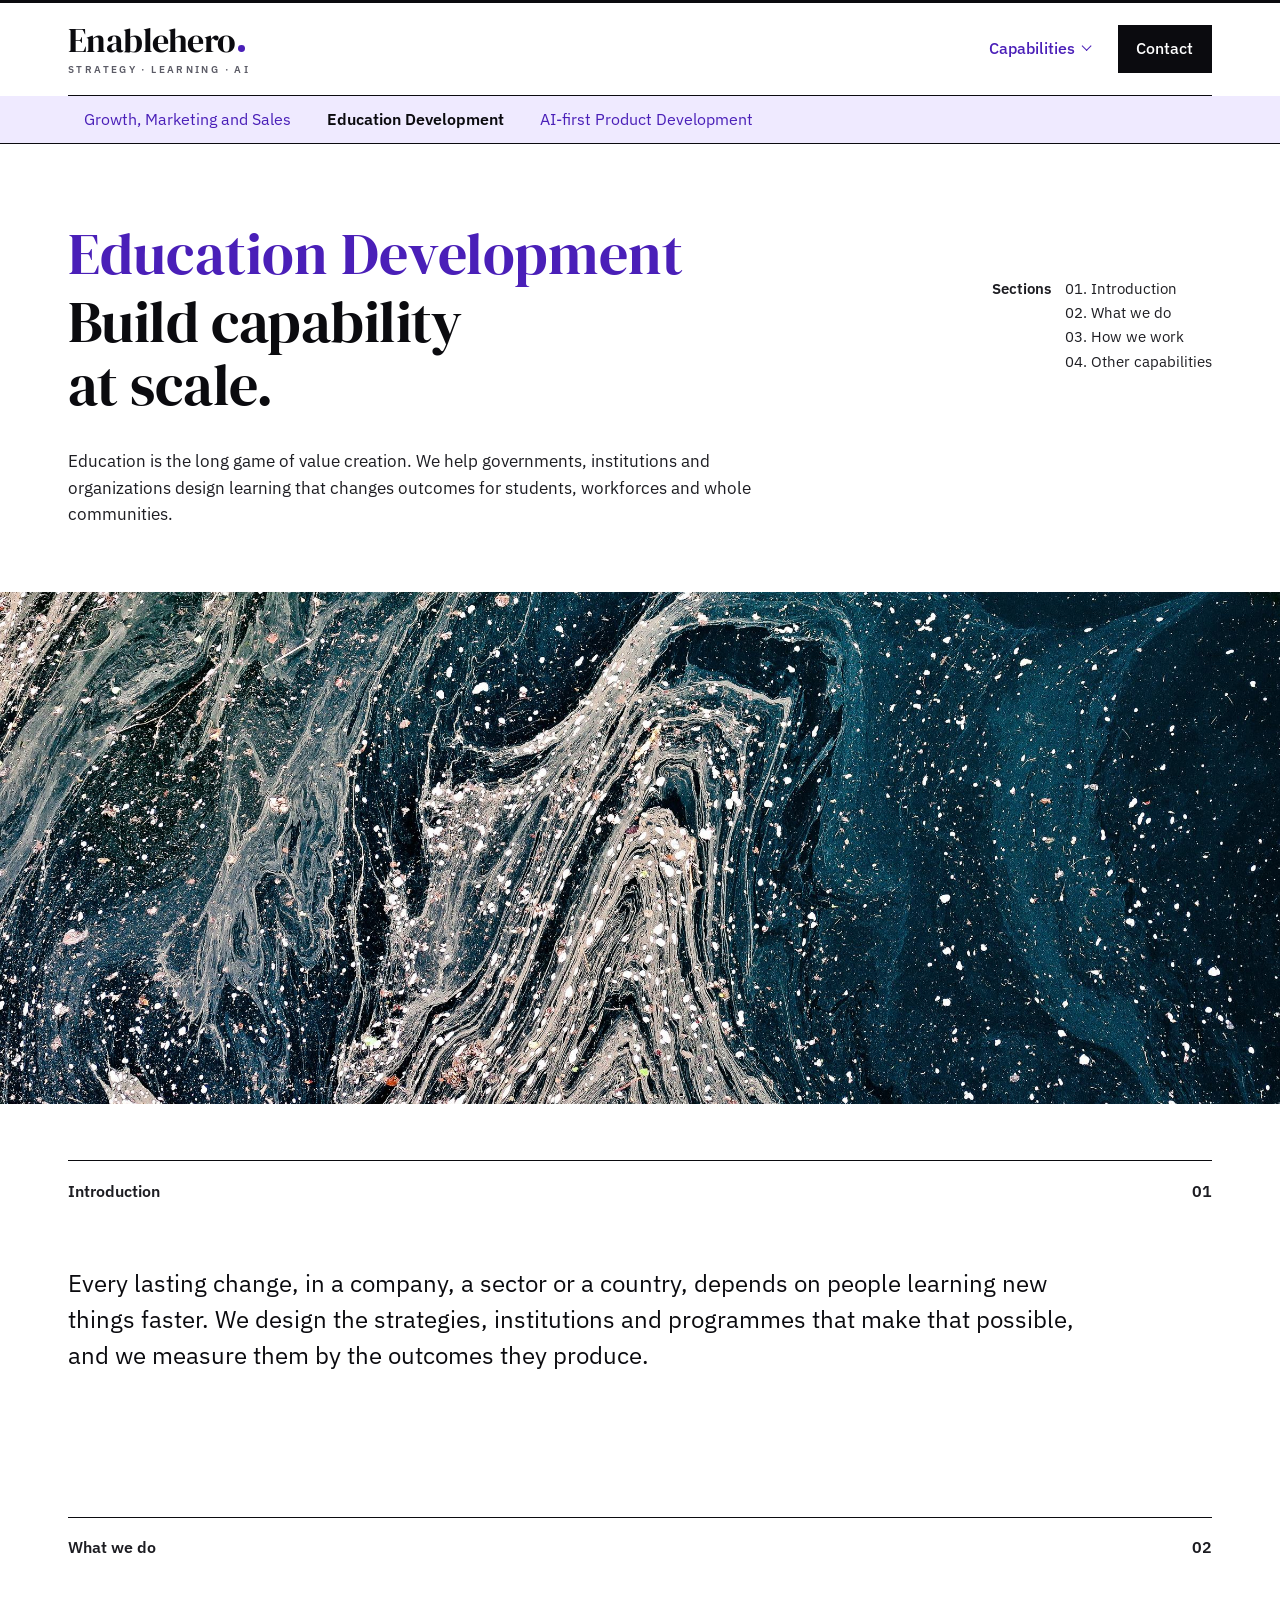
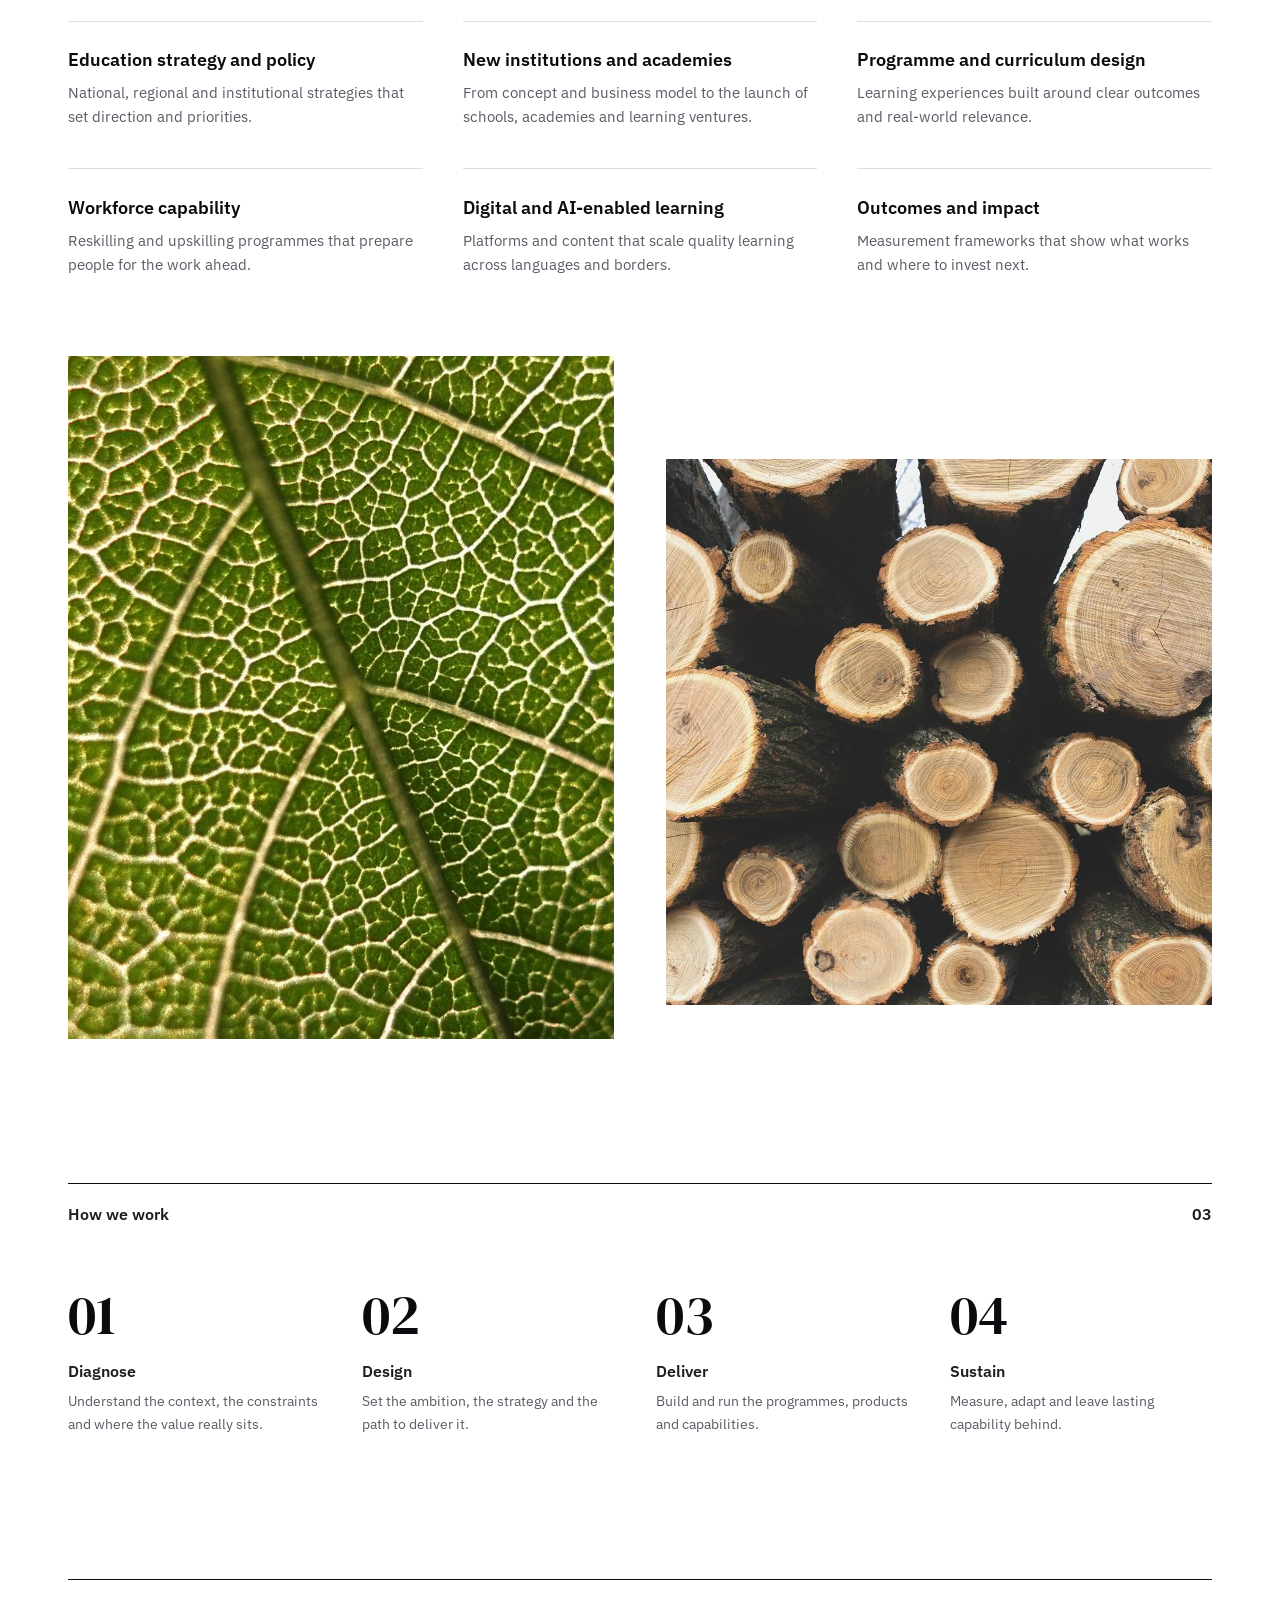
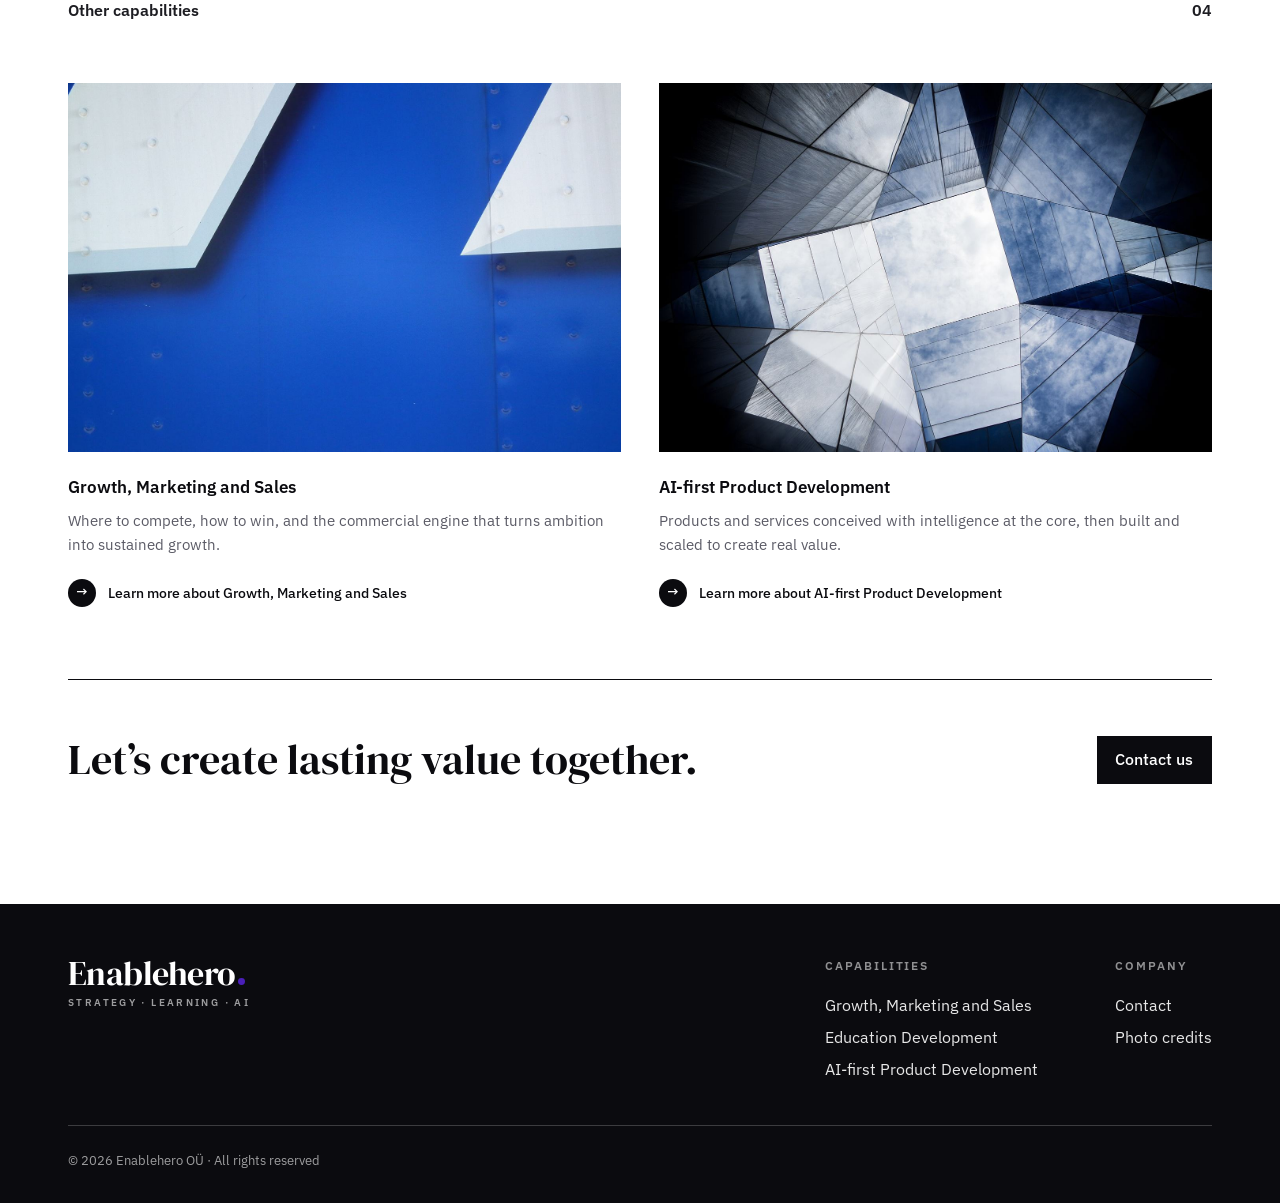
<file: education-development/index.html>
<!DOCTYPE html>
<html lang="en">
<head>
  <meta charset="UTF-8" />
  <meta name="viewport" content="width=device-width, initial-scale=1.0" />
  <title>Education Development · Enablehero</title>
  <meta name="description" content="Education strategy, new institutions, programme design and workforce capability for governments, institutions and organizations." />
  <link rel="icon" type="image/svg+xml" href="/favicon.svg" />
  <link rel="preconnect" href="https://fonts.googleapis.com" />
  <link rel="preconnect" href="https://fonts.gstatic.com" crossorigin />
  <link rel="stylesheet" href="https://fonts.googleapis.com/css2?family=DM+Serif+Display&family=IBM+Plex+Sans:wght@400;500;600&display=swap" />
  <link rel="stylesheet" href="/assets/site.css" />
</head>
<body>
  <header class="site-header">
    <div class="wrap">
      <div class="bar">
        <a class="logo" href="/" aria-label="Enablehero home"><span class="logo-word">Enablehero<span class="logo-dot"></span></span><span class="logo-tag">Strategy &middot; Learning &middot; AI</span></a>
        <nav class="menu" aria-label="Main">
          <div class="dd">
            <button class="dd-toggle" type="button" aria-expanded="false" aria-haspopup="true" aria-current="true">Capabilities</button>
            <div class="dd-panel">
            <a href="/growth-marketing-sales/"><strong>Growth, Marketing and Sales</strong><span>Strategy, markets and the commercial engine</span></a>
            <a href="/education-development/" aria-current="page"><strong>Education Development</strong><span>Institutions, programmes and capability at scale</span></a>
            <a href="/ai-first-product-development/"><strong>AI-first Product Development</strong><span>Products and services with AI at the core</span></a>
            </div>
          </div>
          <a class="btn" href="/contact/">Contact</a>
        </nav>
      </div>
    </div>
    <nav class="subnav" aria-label="Capabilities">
      <div class="wrap">
        <ul>
          <li><a href="/growth-marketing-sales/">Growth, Marketing and Sales</a></li>
          <li><a href="/education-development/" aria-current="page">Education Development</a></li>
          <li><a href="/ai-first-product-development/">AI-first Product Development</a></li>
        </ul>
      </div>
    </nav>
  </header>

  <main>
    <div class="wrap">
      <section class="page-head">
        <div>
          <p class="page-title">Education Development</p>
          <h1>Build capability at scale.</h1>
          <p class="lead">Education is the long game of value creation. We help governments, institutions and organizations design learning that changes outcomes for students, workforces and whole communities.</p>
        </div>
        <nav class="sections" aria-label="Sections">
          <strong>Sections</strong>
          <ol>
            <li><a href="#introduction">01. Introduction</a></li>
            <li><a href="#what-we-do">02. What we do</a></li>
            <li><a href="#how-we-work">03. How we work</a></li>
            <li><a href="#other-capabilities">04. Other capabilities</a></li>
          </ol>
        </nav>
      </section>
    </div>
    <div class="bleed"><img src="/assets/img/marble.jpg" alt="Swirling marbled ink in teal and white" /></div>
    <section class="block first" id="introduction">
      <div class="wrap">
        <div class="sec-head"><span>Introduction</span><span>01</span></div>
        <p class="intro-text">Every lasting change, in a company, a sector or a country, depends on people learning new things faster. We design the strategies, institutions and programmes that make that possible, and we measure them by the outcomes they produce.</p>
      </div>
    </section>
    <section class="block" id="what-we-do">
      <div class="wrap">
        <div class="sec-head"><span>What we do</span><span>02</span></div>
        <div class="areas">
          <div class="area">
            <h3>Education strategy and policy</h3>
            <p>National, regional and institutional strategies that set direction and priorities.</p>
          </div>
          <div class="area">
            <h3>New institutions and academies</h3>
            <p>From concept and business model to the launch of schools, academies and learning ventures.</p>
          </div>
          <div class="area">
            <h3>Programme and curriculum design</h3>
            <p>Learning experiences built around clear outcomes and real-world relevance.</p>
          </div>
          <div class="area">
            <h3>Workforce capability</h3>
            <p>Reskilling and upskilling programmes that prepare people for the work ahead.</p>
          </div>
          <div class="area">
            <h3>Digital and AI-enabled learning</h3>
            <p>Platforms and content that scale quality learning across languages and borders.</p>
          </div>
          <div class="area">
            <h3>Outcomes and impact</h3>
            <p>Measurement frameworks that show what works and where to invest next.</p>
          </div>
        </div>
        <div style="height: clamp(3rem, 7vw, 5rem);"></div>
        <div class="pair">
          <figure><img src="/assets/img/leaf.jpg" alt="Macro view of the veins of a green leaf" loading="lazy" /></figure>
          <figure><img src="/assets/img/rings.jpg" alt="Cut logs showing their growth rings" loading="lazy" /></figure>
        </div>
      </div>
    </section>
    <section class="block" id="how-we-work">
      <div class="wrap">
        <div class="sec-head"><span>How we work</span><span>03</span></div>
        <ol class="steps">
          <li><strong>Diagnose</strong><span>Understand the context, the constraints and where the value really sits.</span></li>
          <li><strong>Design</strong><span>Set the ambition, the strategy and the path to deliver it.</span></li>
          <li><strong>Deliver</strong><span>Build and run the programmes, products and capabilities.</span></li>
          <li><strong>Sustain</strong><span>Measure, adapt and leave lasting capability behind.</span></li>
        </ol>
      </div>
    </section>
    <section class="block" id="other-capabilities">
      <div class="wrap">
        <div class="sec-head"><span>Other capabilities</span><span>04</span></div>
        <div class="cards two">
          <a class="card" href="/growth-marketing-sales/">
            <div class="card-img"><img src="/assets/img/blue.jpg" alt="Sharp white edges cutting across a deep blue wall" loading="lazy" /></div>
            <h3>Growth, Marketing and Sales</h3>
            <p>Where to compete, how to win, and the commercial engine that turns ambition into sustained growth.</p>
            <span class="more">Learn more about Growth, Marketing and Sales</span>
          </a>
          <a class="card" href="/ai-first-product-development/">
            <div class="card-img"><img src="/assets/img/facets.jpg" alt="Prismatic glass facets reflecting the sky" loading="lazy" /></div>
            <h3>AI-first Product Development</h3>
            <p>Products and services conceived with intelligence at the core, then built and scaled to create real value.</p>
            <span class="more">Learn more about AI-first Product Development</span>
          </a>
        </div>
      </div>
    </section>
    <div class="wrap">
      <section class="cta">
        <h2>Let&rsquo;s create lasting value together.</h2>
        <a class="btn" href="/contact/">Contact us</a>
      </section>
    </div>
  </main>

  <footer class="site-footer">
    <div class="wrap">
      <div class="foot-top">
        <a class="logo" href="/" aria-label="Enablehero home"><span class="logo-word">Enablehero<span class="logo-dot"></span></span><span class="logo-tag">Strategy &middot; Learning &middot; AI</span></a>
        <div class="foot-cols">
          <div>
            <h4>Capabilities</h4>
            <a href="/growth-marketing-sales/">Growth, Marketing and Sales</a>
            <a href="/education-development/">Education Development</a>
            <a href="/ai-first-product-development/">AI-first Product Development</a>
          </div>
          <div>
            <h4>Company</h4>
            <a href="/contact/">Contact</a>
            <a href="/credits/">Photo credits</a>
          </div>
        </div>
      </div>
      <div class="foot-bottom">
        <span>&copy; 2026 Enablehero O&Uuml; &middot; All rights reserved</span>
      </div>
    </div>
  </footer>

  <script>
    (function () {
      var dd = document.querySelector('.dd');
      var btn = dd.querySelector('.dd-toggle');
      function set(open) { dd.classList.toggle('open', open); btn.setAttribute('aria-expanded', open); }
      btn.addEventListener('click', function (e) { e.stopPropagation(); set(!dd.classList.contains('open')); });
      document.addEventListener('click', function (e) { if (!dd.contains(e.target)) set(false); });
      document.addEventListener('keydown', function (e) { if (e.key === 'Escape') { set(false); btn.focus(); } });
    })();
  </script>
</body>
</html>
</file>
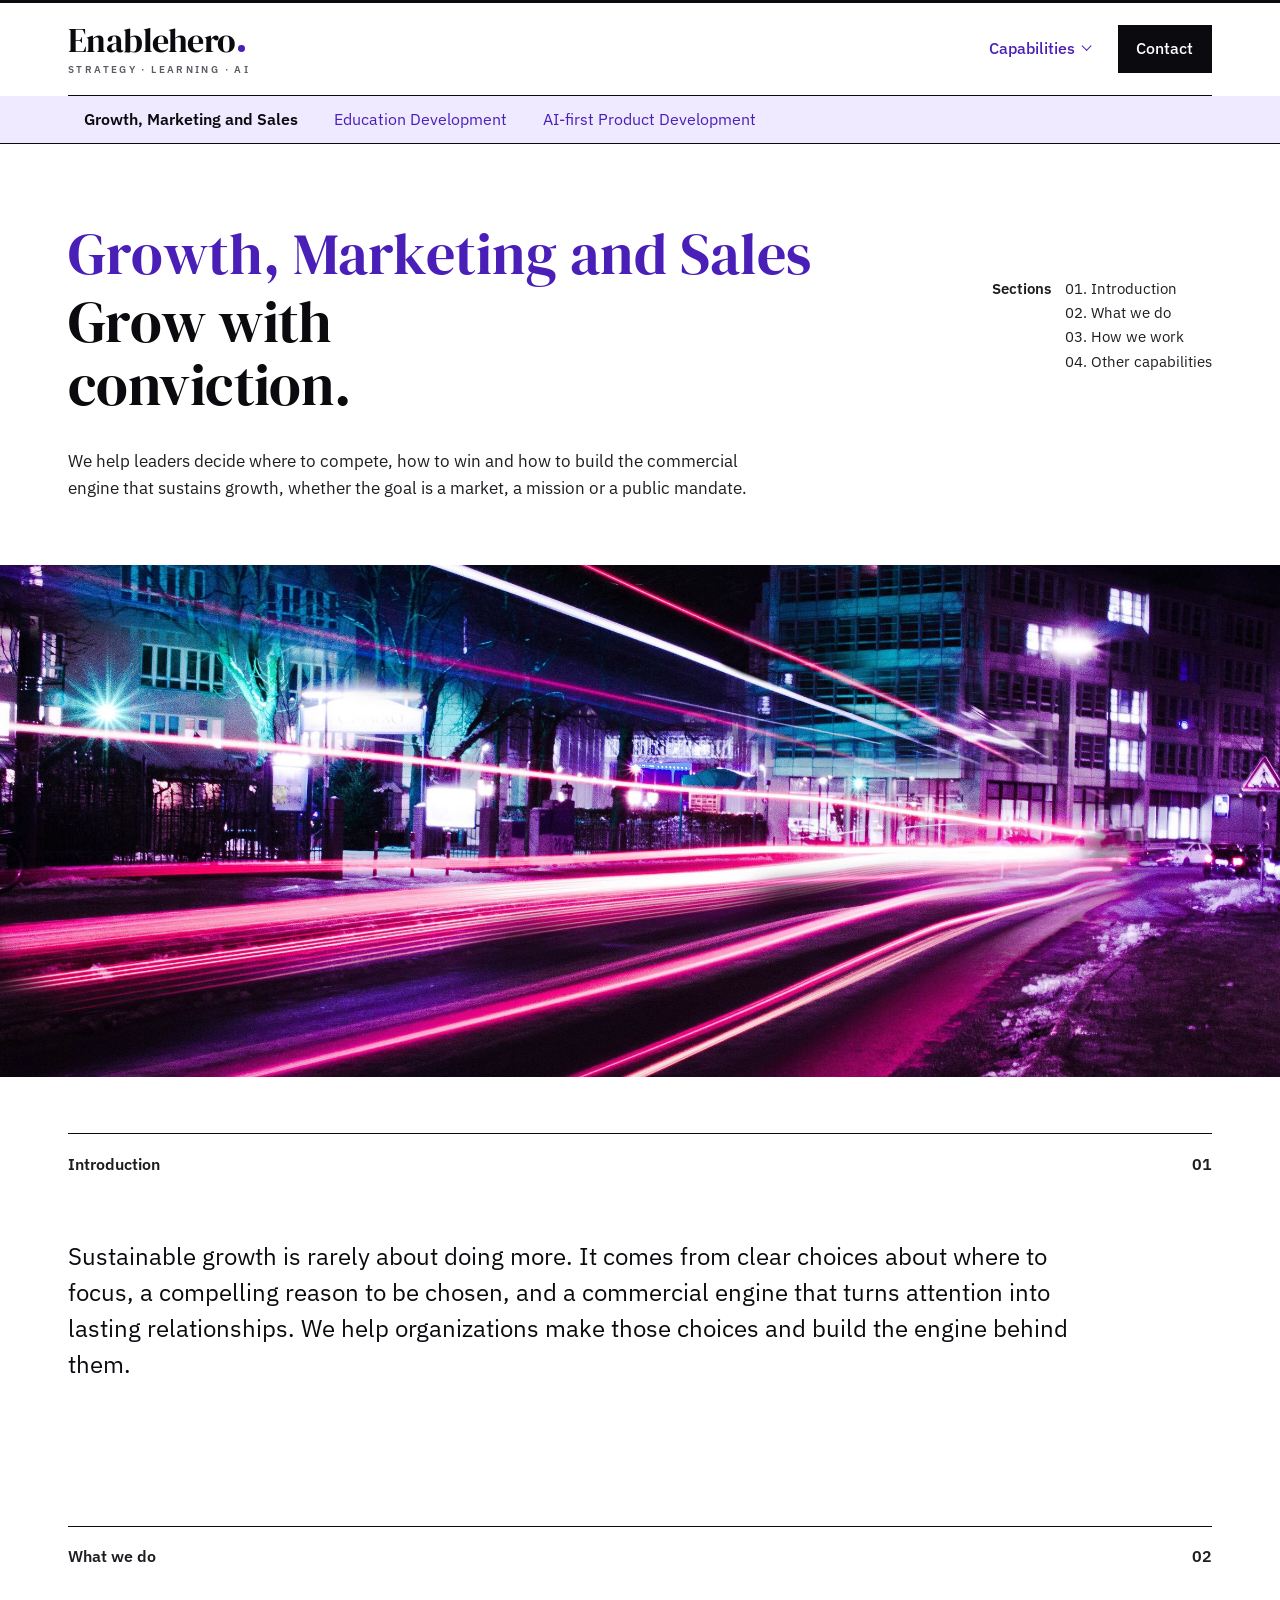
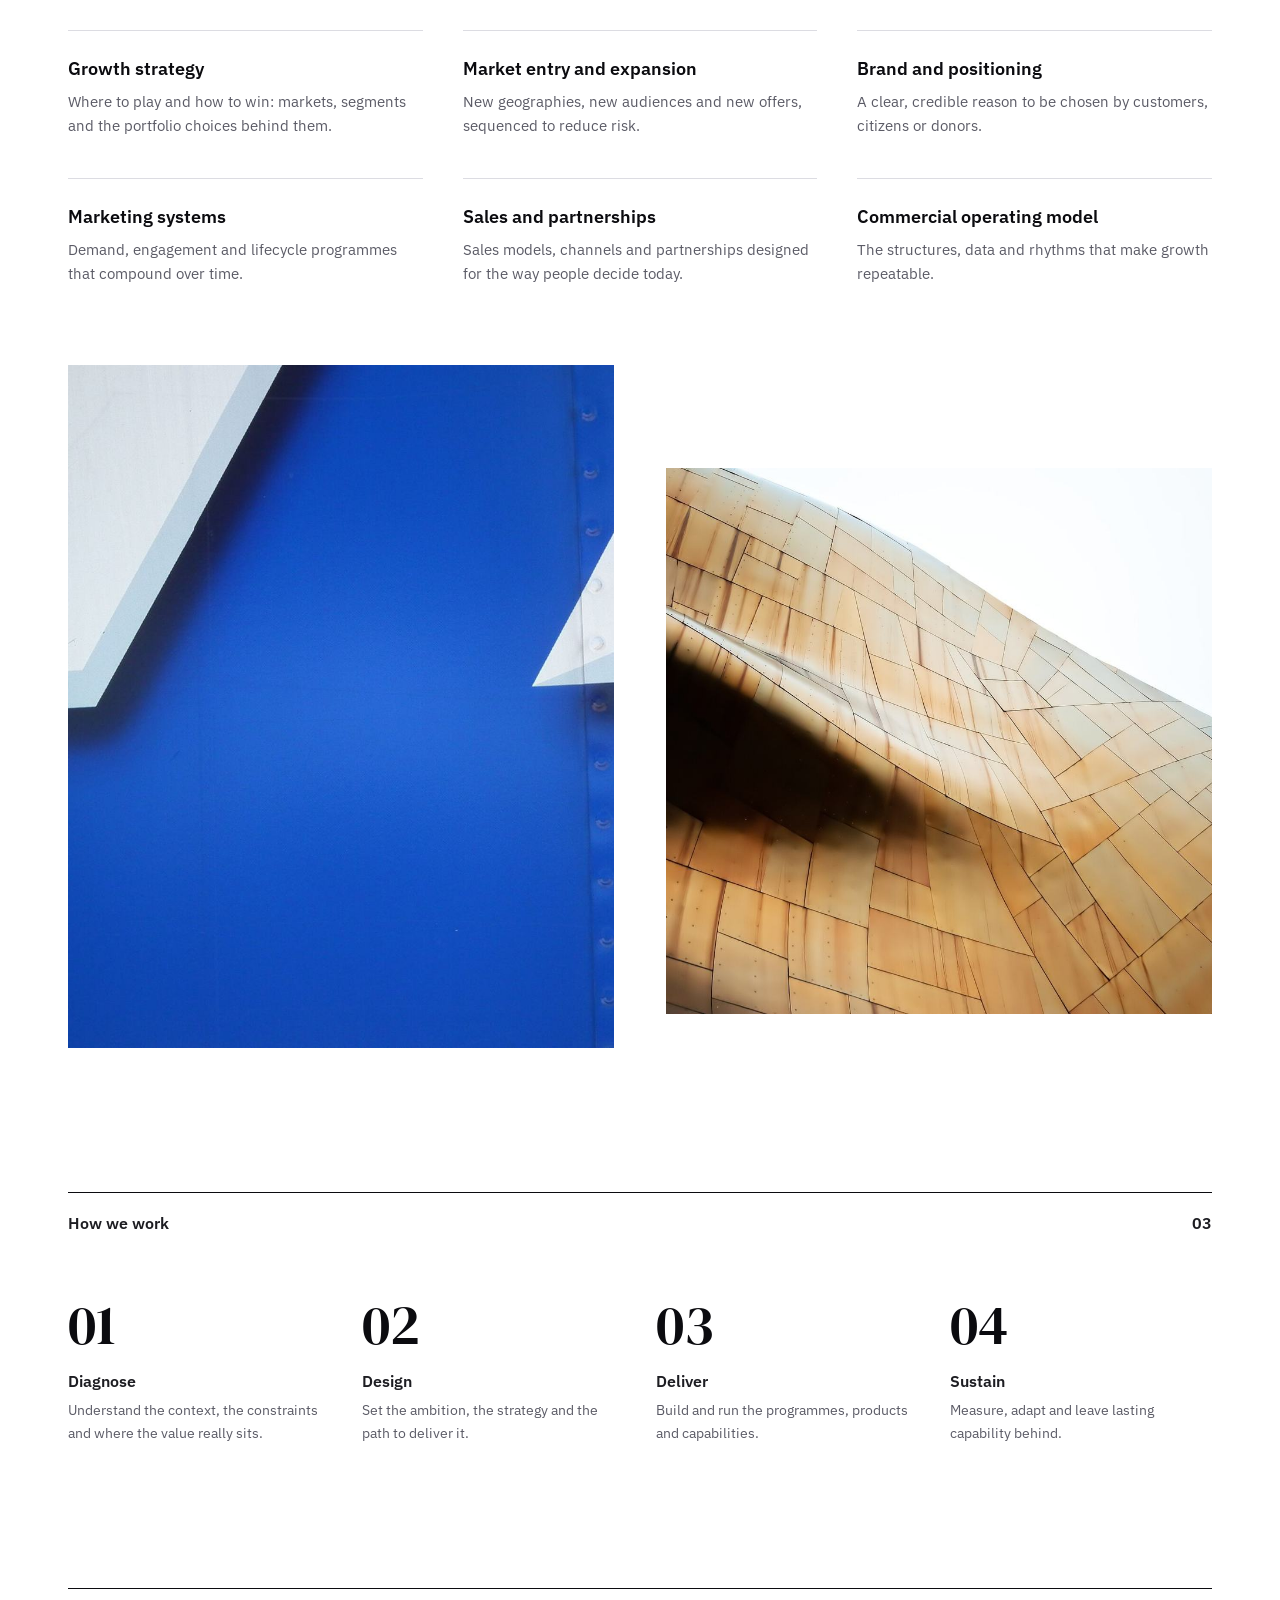
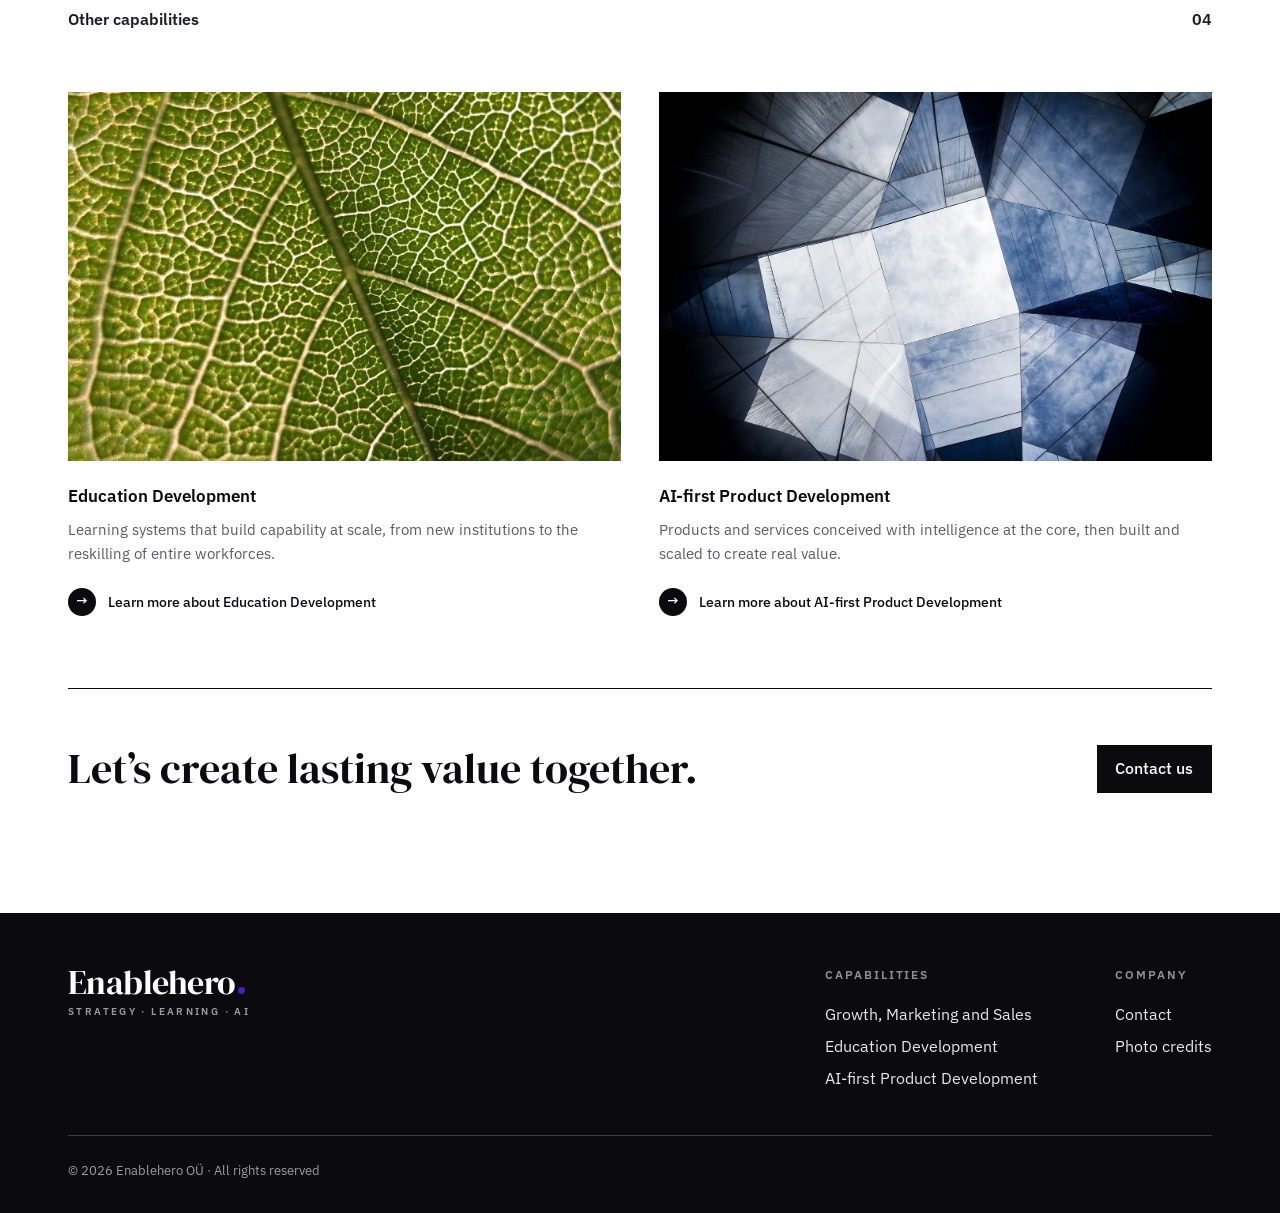
<file: growth-marketing-sales/index.html>
<!DOCTYPE html>
<html lang="en">
<head>
  <meta charset="UTF-8" />
  <meta name="viewport" content="width=device-width, initial-scale=1.0" />
  <title>Growth, Marketing and Sales · Enablehero</title>
  <meta name="description" content="Growth strategy, marketing and sales for businesses, governments and non-profits: where to compete, how to win and the commercial engine behind it." />
  <link rel="icon" type="image/svg+xml" href="/favicon.svg" />
  <link rel="preconnect" href="https://fonts.googleapis.com" />
  <link rel="preconnect" href="https://fonts.gstatic.com" crossorigin />
  <link rel="stylesheet" href="https://fonts.googleapis.com/css2?family=DM+Serif+Display&family=IBM+Plex+Sans:wght@400;500;600&display=swap" />
  <link rel="stylesheet" href="/assets/site.css" />
</head>
<body>
  <header class="site-header">
    <div class="wrap">
      <div class="bar">
        <a class="logo" href="/" aria-label="Enablehero home"><span class="logo-word">Enablehero<span class="logo-dot"></span></span><span class="logo-tag">Strategy &middot; Learning &middot; AI</span></a>
        <nav class="menu" aria-label="Main">
          <div class="dd">
            <button class="dd-toggle" type="button" aria-expanded="false" aria-haspopup="true" aria-current="true">Capabilities</button>
            <div class="dd-panel">
            <a href="/growth-marketing-sales/" aria-current="page"><strong>Growth, Marketing and Sales</strong><span>Strategy, markets and the commercial engine</span></a>
            <a href="/education-development/"><strong>Education Development</strong><span>Institutions, programmes and capability at scale</span></a>
            <a href="/ai-first-product-development/"><strong>AI-first Product Development</strong><span>Products and services with AI at the core</span></a>
            </div>
          </div>
          <a class="btn" href="/contact/">Contact</a>
        </nav>
      </div>
    </div>
    <nav class="subnav" aria-label="Capabilities">
      <div class="wrap">
        <ul>
          <li><a href="/growth-marketing-sales/" aria-current="page">Growth, Marketing and Sales</a></li>
          <li><a href="/education-development/">Education Development</a></li>
          <li><a href="/ai-first-product-development/">AI-first Product Development</a></li>
        </ul>
      </div>
    </nav>
  </header>

  <main>
    <div class="wrap">
      <section class="page-head">
        <div>
          <p class="page-title">Growth, Marketing and Sales</p>
          <h1>Grow with conviction.</h1>
          <p class="lead">We help leaders decide where to compete, how to win and how to build the commercial engine that sustains growth, whether the goal is a market, a mission or a public mandate.</p>
        </div>
        <nav class="sections" aria-label="Sections">
          <strong>Sections</strong>
          <ol>
            <li><a href="#introduction">01. Introduction</a></li>
            <li><a href="#what-we-do">02. What we do</a></li>
            <li><a href="#how-we-work">03. How we work</a></li>
            <li><a href="#other-capabilities">04. Other capabilities</a></li>
          </ol>
        </nav>
      </section>
    </div>
    <div class="bleed"><img src="/assets/img/trails.jpg" alt="Neon light trails streaking through a city street at night" /></div>
    <section class="block first" id="introduction">
      <div class="wrap">
        <div class="sec-head"><span>Introduction</span><span>01</span></div>
        <p class="intro-text">Sustainable growth is rarely about doing more. It comes from clear choices about where to focus, a compelling reason to be chosen, and a commercial engine that turns attention into lasting relationships. We help organizations make those choices and build the engine behind them.</p>
      </div>
    </section>
    <section class="block" id="what-we-do">
      <div class="wrap">
        <div class="sec-head"><span>What we do</span><span>02</span></div>
        <div class="areas">
          <div class="area">
            <h3>Growth strategy</h3>
            <p>Where to play and how to win: markets, segments and the portfolio choices behind them.</p>
          </div>
          <div class="area">
            <h3>Market entry and expansion</h3>
            <p>New geographies, new audiences and new offers, sequenced to reduce risk.</p>
          </div>
          <div class="area">
            <h3>Brand and positioning</h3>
            <p>A clear, credible reason to be chosen by customers, citizens or donors.</p>
          </div>
          <div class="area">
            <h3>Marketing systems</h3>
            <p>Demand, engagement and lifecycle programmes that compound over time.</p>
          </div>
          <div class="area">
            <h3>Sales and partnerships</h3>
            <p>Sales models, channels and partnerships designed for the way people decide today.</p>
          </div>
          <div class="area">
            <h3>Commercial operating model</h3>
            <p>The structures, data and rhythms that make growth repeatable.</p>
          </div>
        </div>
        <div style="height: clamp(3rem, 7vw, 5rem);"></div>
        <div class="pair">
          <figure><img src="/assets/img/blue.jpg" alt="Sharp white edges cutting across a deep blue wall" loading="lazy" /></figure>
          <figure><img src="/assets/img/facade.jpg" alt="An undulating facade of copper-coloured tiles" loading="lazy" /></figure>
        </div>
      </div>
    </section>
    <section class="block" id="how-we-work">
      <div class="wrap">
        <div class="sec-head"><span>How we work</span><span>03</span></div>
        <ol class="steps">
          <li><strong>Diagnose</strong><span>Understand the context, the constraints and where the value really sits.</span></li>
          <li><strong>Design</strong><span>Set the ambition, the strategy and the path to deliver it.</span></li>
          <li><strong>Deliver</strong><span>Build and run the programmes, products and capabilities.</span></li>
          <li><strong>Sustain</strong><span>Measure, adapt and leave lasting capability behind.</span></li>
        </ol>
      </div>
    </section>
    <section class="block" id="other-capabilities">
      <div class="wrap">
        <div class="sec-head"><span>Other capabilities</span><span>04</span></div>
        <div class="cards two">
          <a class="card" href="/education-development/">
            <div class="card-img"><img src="/assets/img/leaf.jpg" alt="Macro view of the veins of a green leaf" loading="lazy" /></div>
            <h3>Education Development</h3>
            <p>Learning systems that build capability at scale, from new institutions to the reskilling of entire workforces.</p>
            <span class="more">Learn more about Education Development</span>
          </a>
          <a class="card" href="/ai-first-product-development/">
            <div class="card-img"><img src="/assets/img/facets.jpg" alt="Prismatic glass facets reflecting the sky" loading="lazy" /></div>
            <h3>AI-first Product Development</h3>
            <p>Products and services conceived with intelligence at the core, then built and scaled to create real value.</p>
            <span class="more">Learn more about AI-first Product Development</span>
          </a>
        </div>
      </div>
    </section>
    <div class="wrap">
      <section class="cta">
        <h2>Let&rsquo;s create lasting value together.</h2>
        <a class="btn" href="/contact/">Contact us</a>
      </section>
    </div>
  </main>

  <footer class="site-footer">
    <div class="wrap">
      <div class="foot-top">
        <a class="logo" href="/" aria-label="Enablehero home"><span class="logo-word">Enablehero<span class="logo-dot"></span></span><span class="logo-tag">Strategy &middot; Learning &middot; AI</span></a>
        <div class="foot-cols">
          <div>
            <h4>Capabilities</h4>
            <a href="/growth-marketing-sales/">Growth, Marketing and Sales</a>
            <a href="/education-development/">Education Development</a>
            <a href="/ai-first-product-development/">AI-first Product Development</a>
          </div>
          <div>
            <h4>Company</h4>
            <a href="/contact/">Contact</a>
            <a href="/credits/">Photo credits</a>
          </div>
        </div>
      </div>
      <div class="foot-bottom">
        <span>&copy; 2026 Enablehero O&Uuml; &middot; All rights reserved</span>
      </div>
    </div>
  </footer>

  <script>
    (function () {
      var dd = document.querySelector('.dd');
      var btn = dd.querySelector('.dd-toggle');
      function set(open) { dd.classList.toggle('open', open); btn.setAttribute('aria-expanded', open); }
      btn.addEventListener('click', function (e) { e.stopPropagation(); set(!dd.classList.contains('open')); });
      document.addEventListener('click', function (e) { if (!dd.contains(e.target)) set(false); });
      document.addEventListener('keydown', function (e) { if (e.key === 'Escape') { set(false); btn.focus(); } });
    })();
  </script>
</body>
</html>
</file>
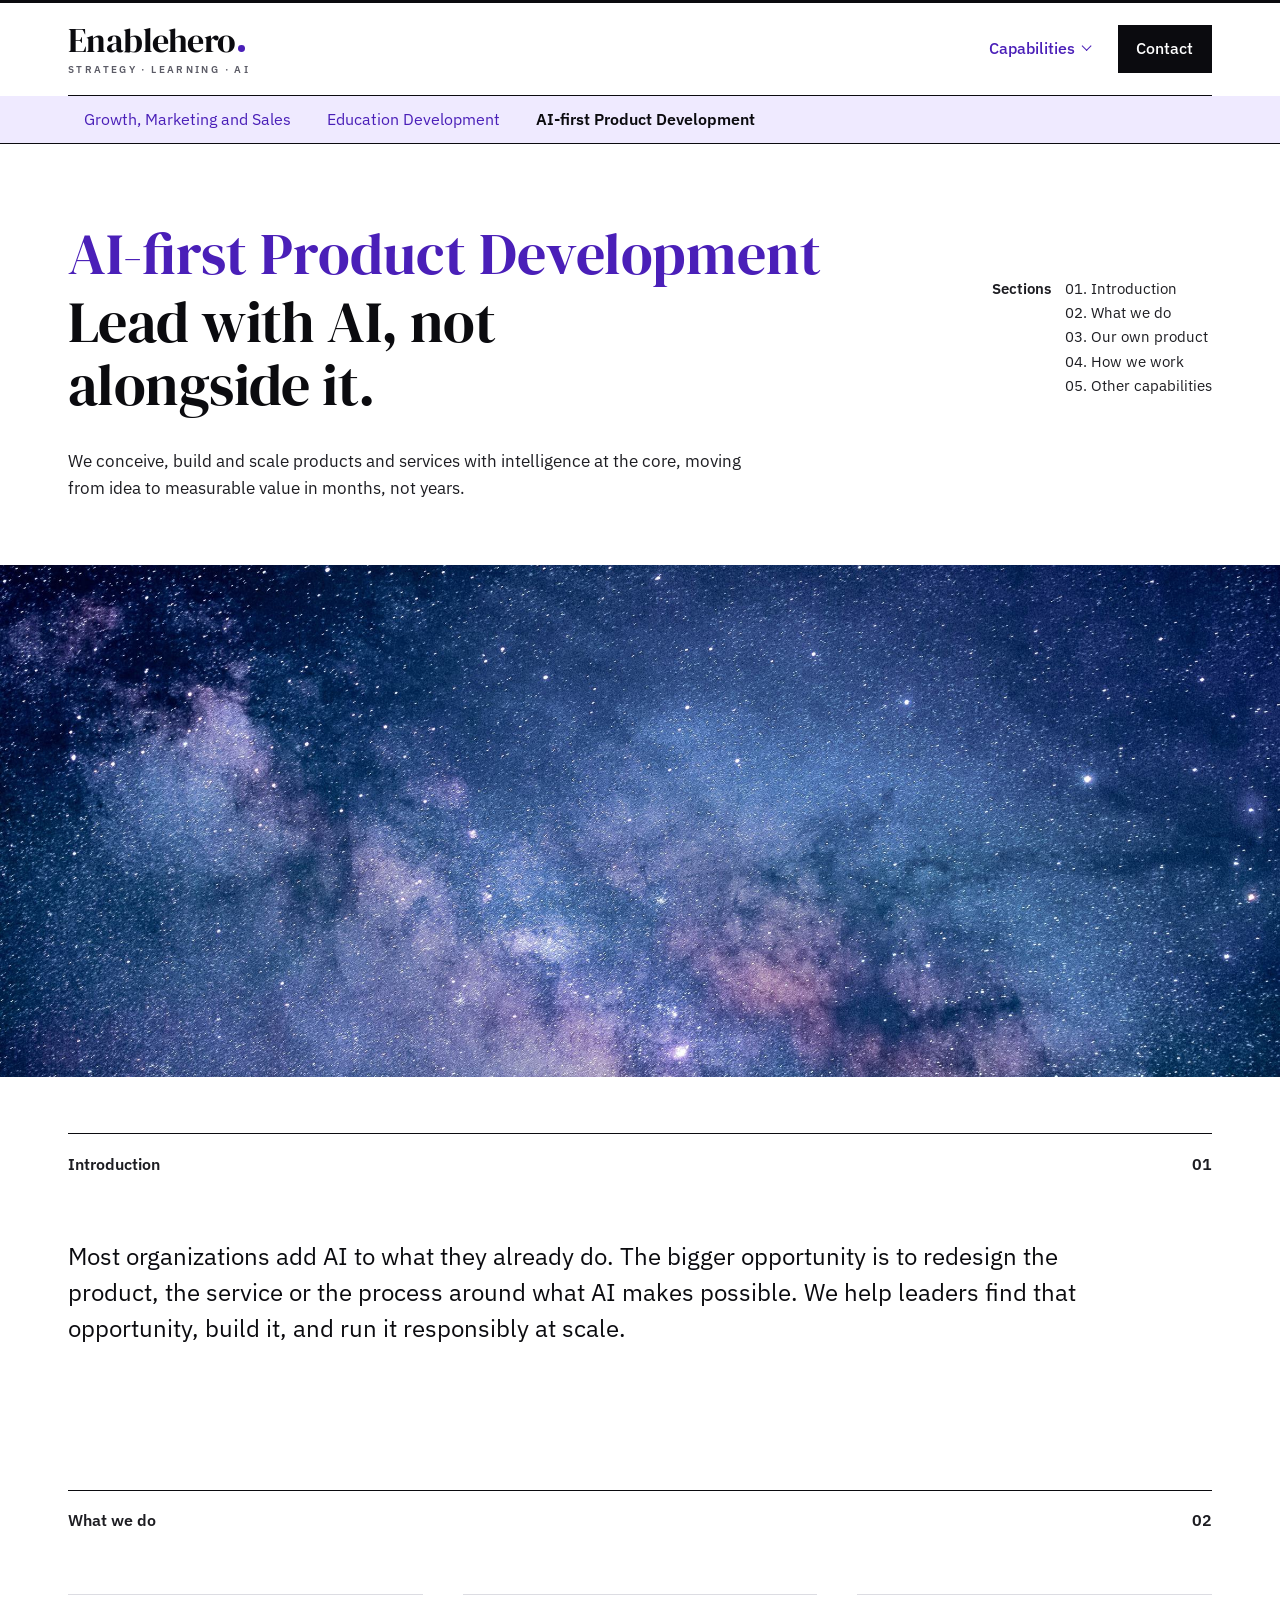
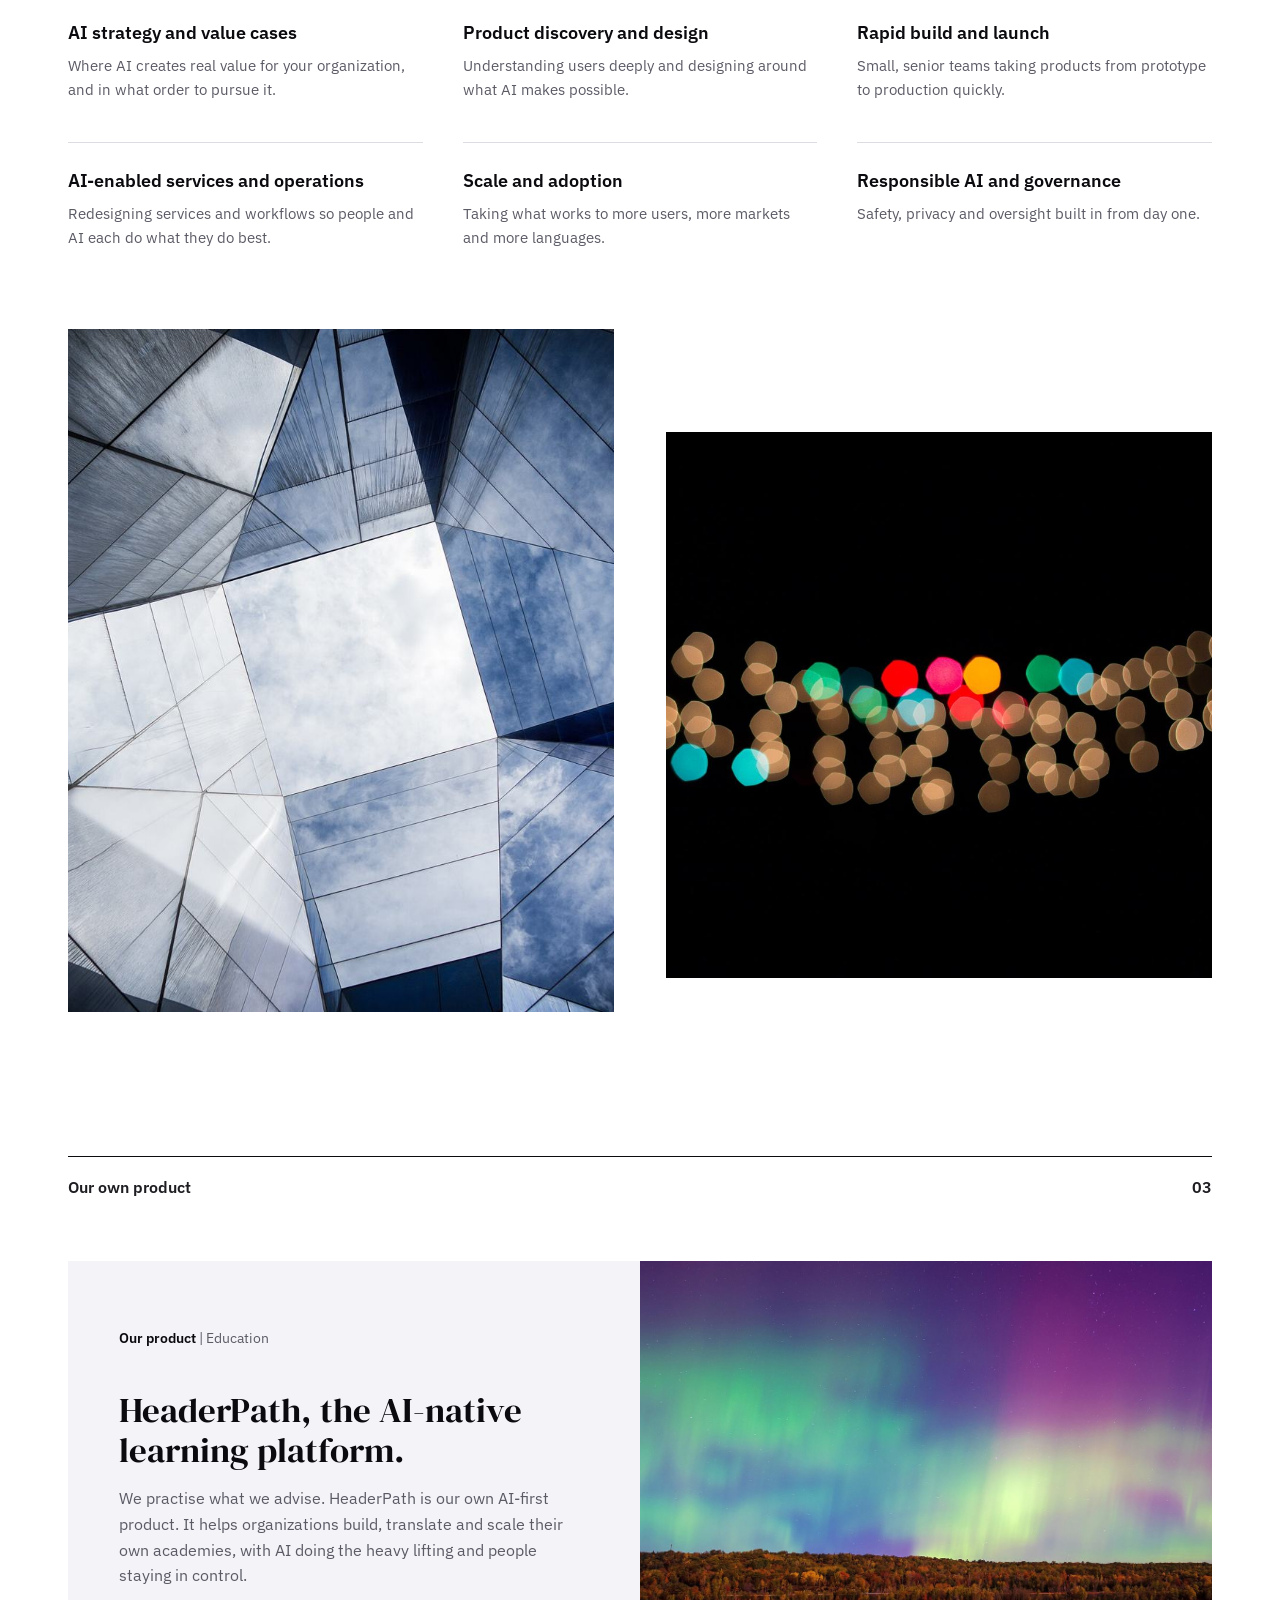
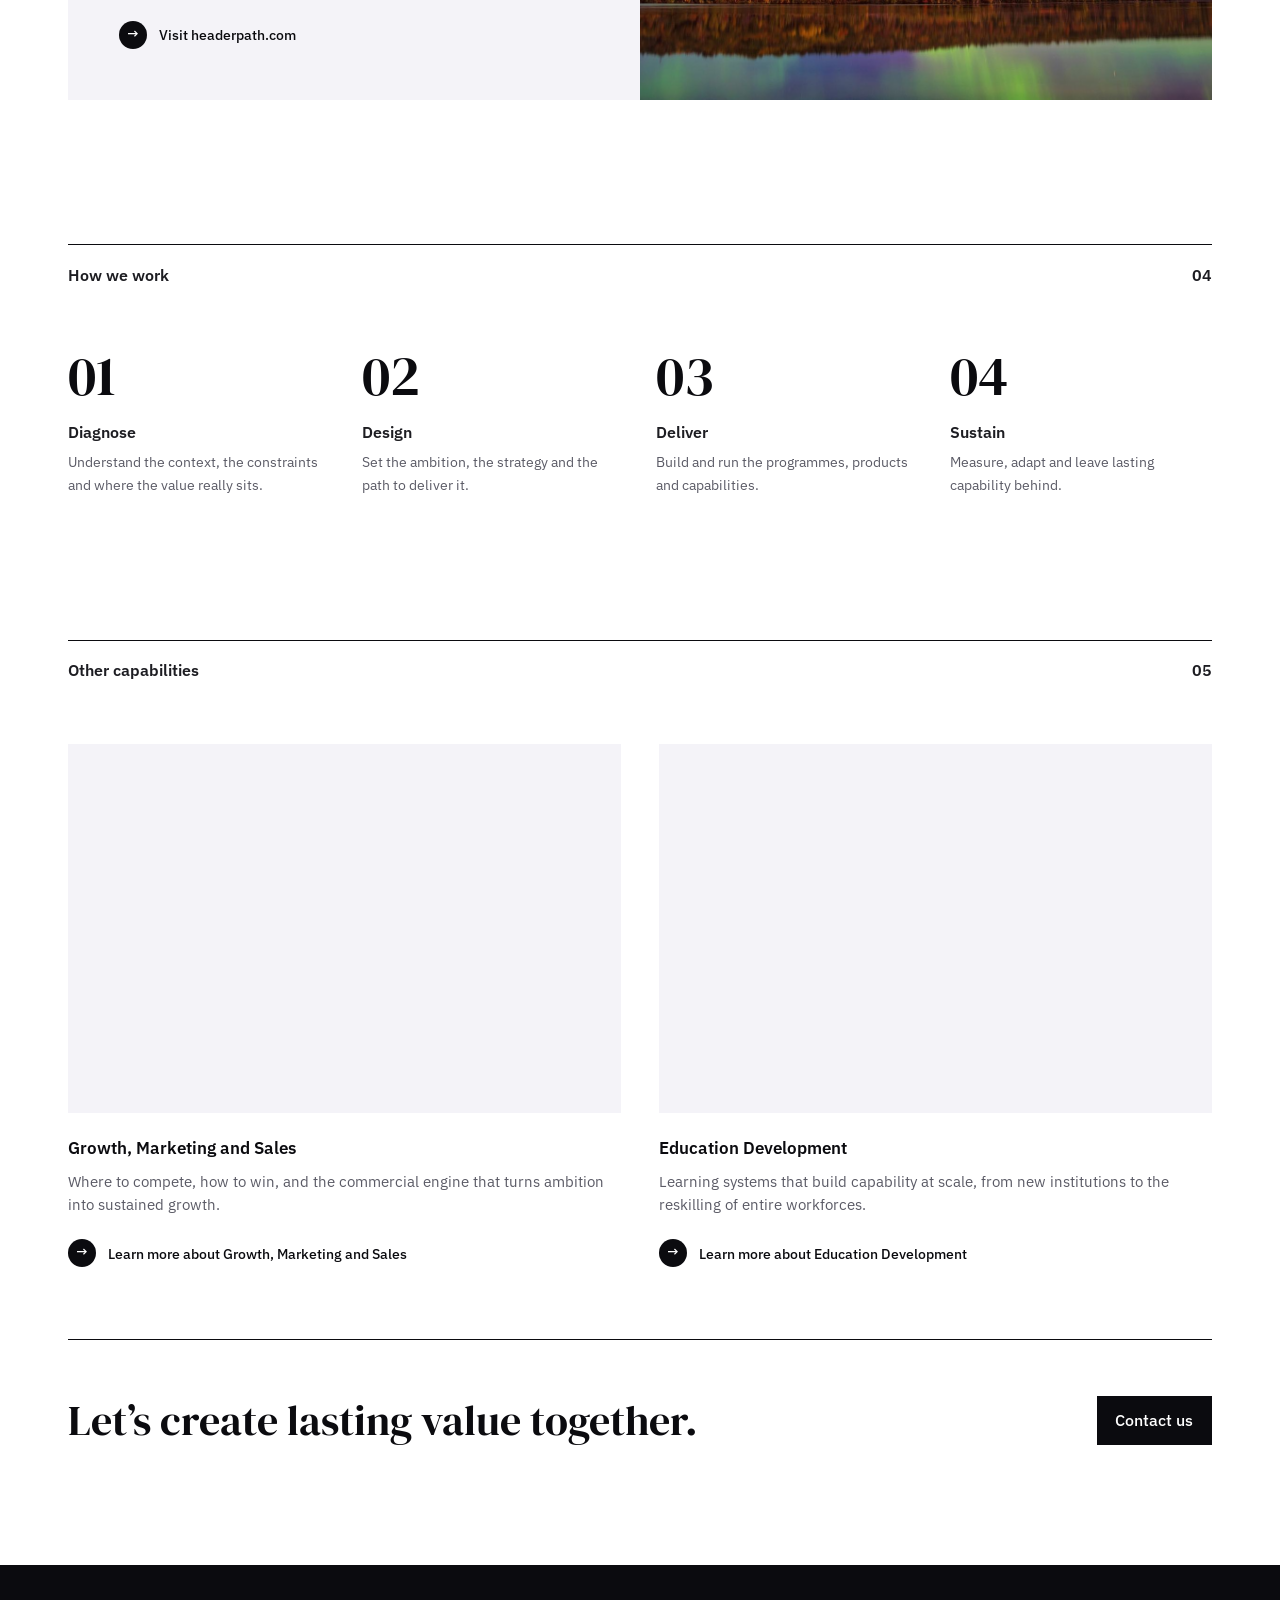
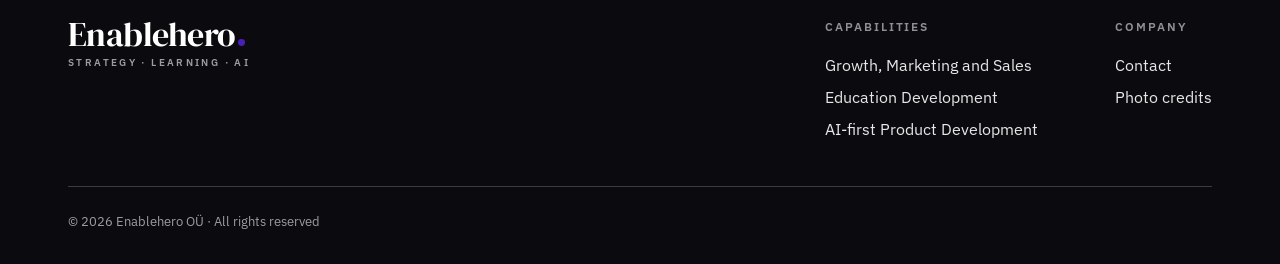
<file: products/index.html>
<!DOCTYPE html>
<html lang="en">
<head>
  <meta charset="UTF-8" />
  <title>Redirecting · Enablehero</title>
  <meta name="robots" content="noindex" />
  <link rel="canonical" href="/ai-first-product-development/#headerpath" />
  <meta http-equiv="refresh" content="0; url=/ai-first-product-development/#headerpath" />
</head>
<body><a href="/ai-first-product-development/#headerpath">Continue to Enablehero</a></body>
</html>
</file>
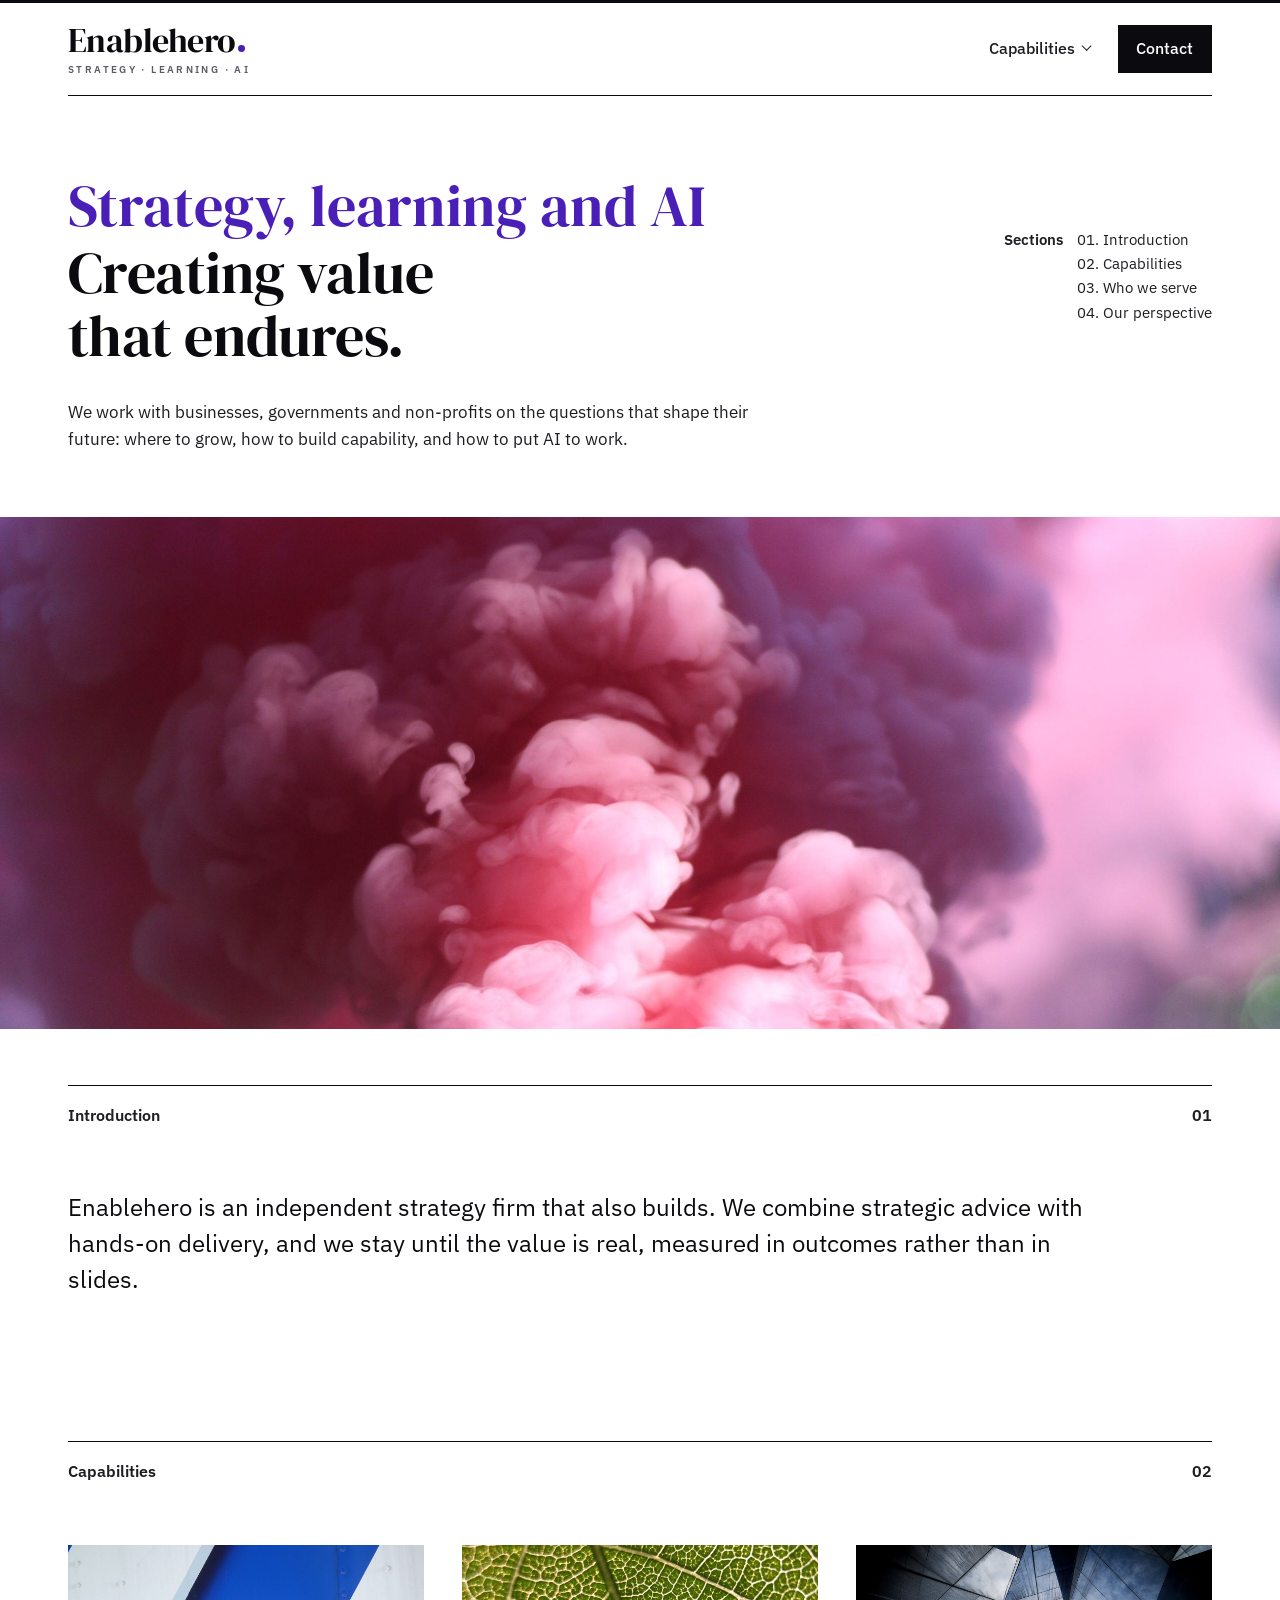
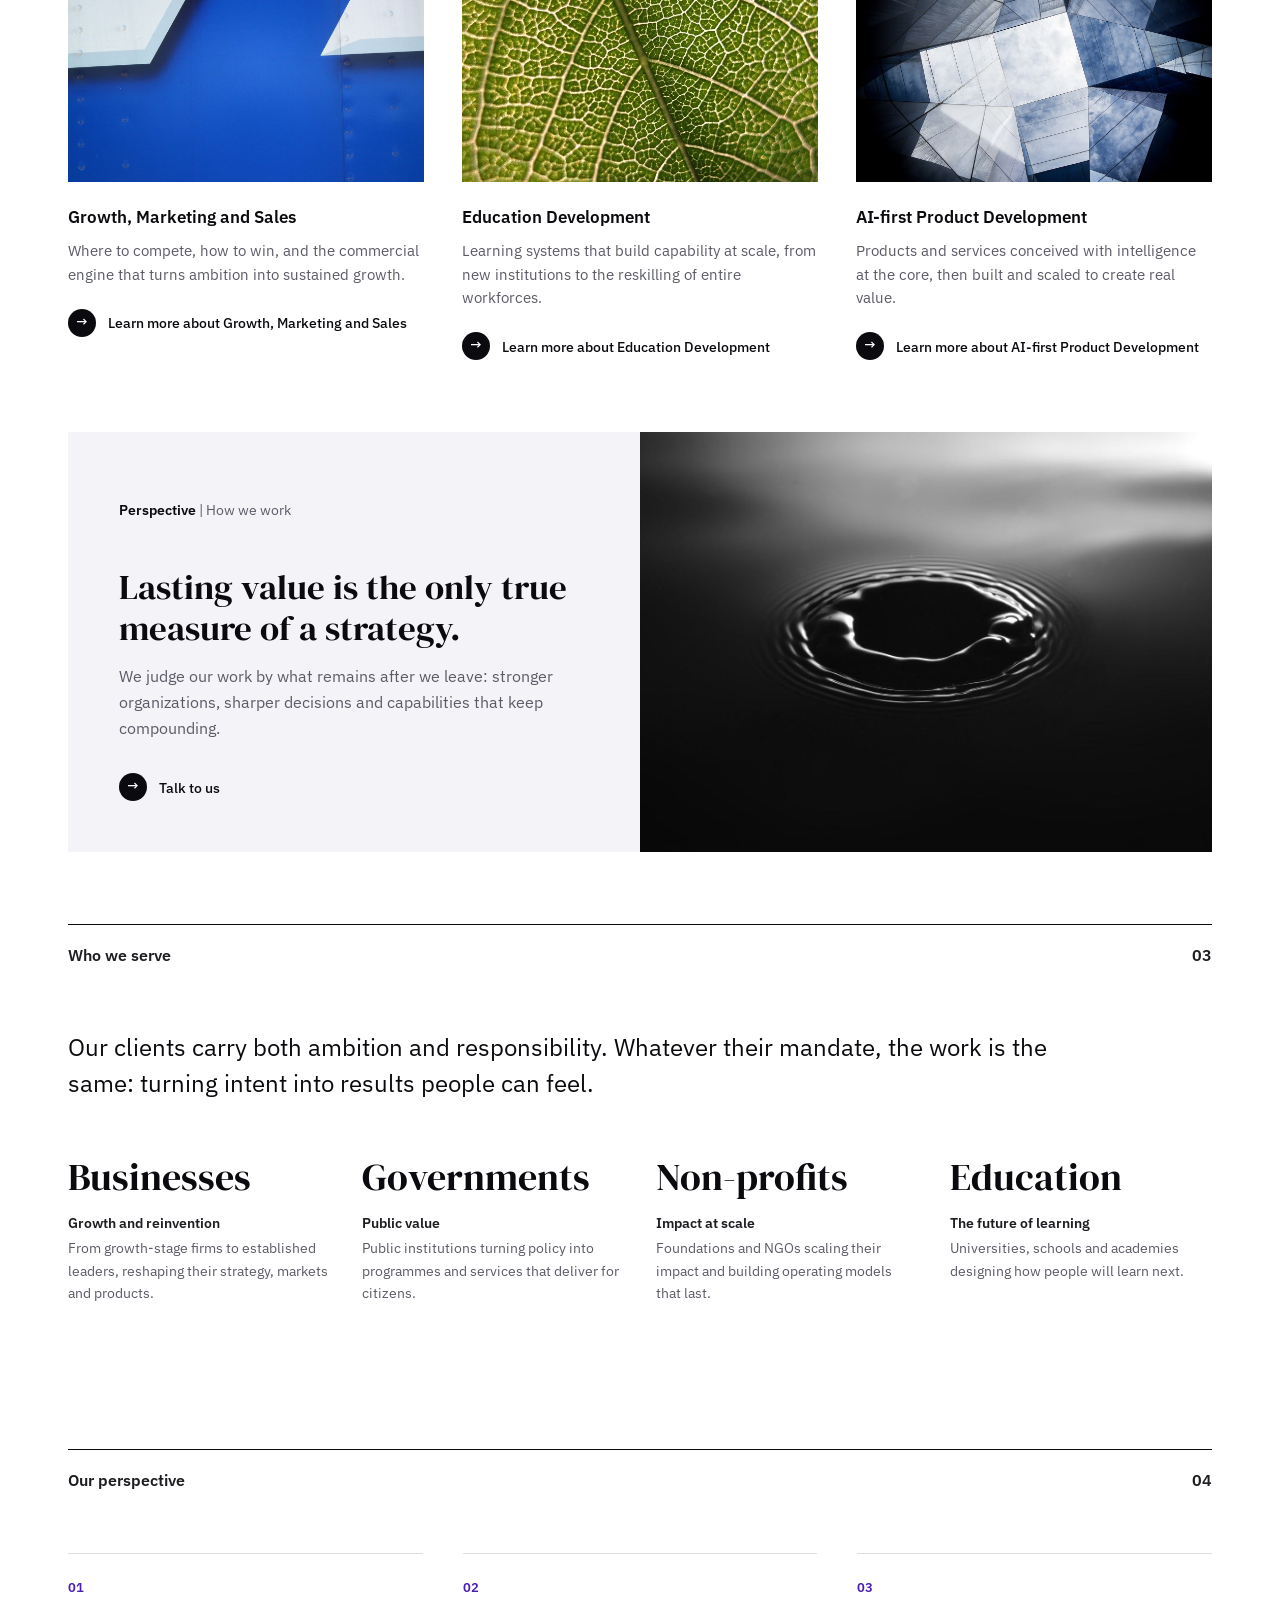
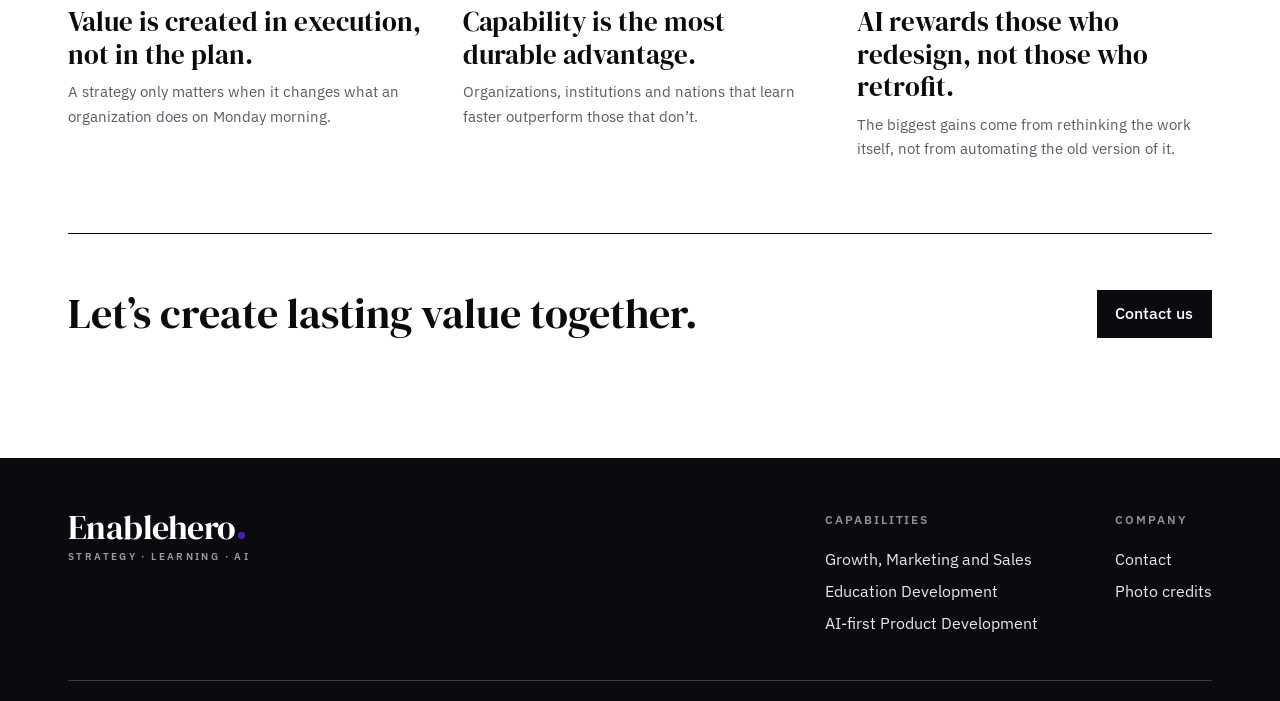
<file: solutions/index.html>
<!DOCTYPE html>
<html lang="en">
<head>
  <meta charset="UTF-8" />
  <title>Redirecting · Enablehero</title>
  <meta name="robots" content="noindex" />
  <link rel="canonical" href="/" />
  <meta http-equiv="refresh" content="0; url=/" />
</head>
<body><a href="/">Continue to Enablehero</a></body>
</html>
</file>
<file: assets/site.css>
/* Enablehero — editorial light theme */

*, *::before, *::after { box-sizing: border-box; margin: 0; padding: 0; }

:root {
  --ink: #0b0b0f;
  --text: #1d1d22;
  --muted: #5b5b66;
  --line: #0b0b0f;
  --hair: #dcdce2;
  --soft: #f4f3f8;
  --violet: #4a1fb8;
  --violet-soft: #efeaff;
  --bg: #fff;
  --serif: "DM Serif Display", Georgia, "Times New Roman", serif;
  --sans: "IBM Plex Sans", -apple-system, BlinkMacSystemFont, "Segoe UI", Helvetica, Arial, sans-serif;
  --max: 1208px;
  --gutter: clamp(1rem, 4vw, 2rem);
}

html { scroll-behavior: smooth; }

body {
  background: var(--bg);
  color: var(--text);
  font-family: var(--sans);
  font-size: 1rem;
  line-height: 1.6;
  -webkit-font-smoothing: antialiased;
  border-top: 3px solid var(--ink);
  overflow-x: hidden;
}

a { color: inherit; text-decoration: none; }
img { display: block; max-width: 100%; }
button { font: inherit; color: inherit; background: none; border: 0; cursor: pointer; }

.wrap { width: 100%; max-width: var(--max); margin: 0 auto; padding: 0 var(--gutter); }

/* ---------- Header ---------- */

.site-header { position: relative; z-index: 30; background: var(--bg); }

.bar {
  display: flex;
  align-items: center;
  justify-content: space-between;
  gap: 1rem;
  padding: 1.25rem 0;
  border-bottom: 1px solid var(--line);
}

.logo { display: inline-flex; flex-direction: column; line-height: 1; color: var(--ink); }
.logo-word {
  font-family: var(--serif);
  font-size: clamp(1.75rem, 3vw, 2.15rem);
  letter-spacing: -0.015em;
  white-space: nowrap;
}
.logo-dot {
  display: inline-block;
  width: 0.2em;
  height: 0.2em;
  margin-left: 0.06em;
  background: var(--violet);
  border-radius: 50%;
}
.logo-tag {
  margin-top: 0.45rem;
  font-size: 0.62rem;
  font-weight: 600;
  letter-spacing: 0.24em;
  text-transform: uppercase;
  color: var(--muted);
}

.menu { display: flex; align-items: center; gap: clamp(0.75rem, 2.5vw, 1.75rem); }

.dd { position: relative; }
.dd-toggle {
  display: inline-flex;
  align-items: center;
  gap: 0.45rem;
  font-weight: 500;
  padding: 0.6rem 0;
}
.dd-toggle::after {
  content: "";
  width: 0.45em;
  height: 0.45em;
  border-right: 1.5px solid currentColor;
  border-bottom: 1.5px solid currentColor;
  transform: translateY(-0.15em) rotate(45deg);
  transition: transform 0.2s;
}
.dd-toggle[aria-current="true"] { color: var(--violet); }
.dd:hover .dd-toggle::after, .dd.open .dd-toggle::after { transform: translateY(0.1em) rotate(-135deg); }

.dd-panel {
  position: absolute;
  right: 0;
  top: 100%;
  width: min(92vw, 380px);
  background: var(--bg);
  border: 1px solid var(--line);
  padding: 0.5rem 0;
  opacity: 0;
  visibility: hidden;
  transform: translateY(6px);
  transition: opacity 0.18s, transform 0.18s, visibility 0.18s;
}
.dd:hover .dd-panel, .dd:focus-within .dd-panel, .dd.open .dd-panel {
  opacity: 1;
  visibility: visible;
  transform: translateY(0);
}
.dd-panel a { display: block; padding: 0.85rem 1.25rem; }
.dd-panel a + a { border-top: 1px solid var(--hair); }
.dd-panel strong { display: block; font-weight: 600; }
.dd-panel span { display: block; font-size: 0.85rem; color: var(--muted); }
.dd-panel a:hover strong, .dd-panel a[aria-current="page"] strong { color: var(--violet); }

.btn {
  display: inline-flex;
  align-items: center;
  gap: 0.6rem;
  background: var(--ink);
  color: #fff;
  border: 1px solid var(--ink);
  font-weight: 500;
  padding: 0.65rem 1.1rem;
  transition: background 0.2s, color 0.2s;
}
.btn:hover { background: var(--violet); border-color: var(--violet); }
.btn.line { background: transparent; color: var(--ink); }
.btn.line:hover { background: var(--ink); color: #fff; border-color: var(--ink); }

/* Sub-nav (capability pages) */

.subnav {
  background: var(--violet-soft);
  border-bottom: 1px solid var(--line);
  overflow-x: auto;
  scrollbar-width: none;
}
.subnav::-webkit-scrollbar { display: none; }
.subnav ul { list-style: none; display: flex; gap: 0.25rem; white-space: nowrap; }
.subnav a { display: block; padding: 0.7rem 1rem; color: var(--violet); }
.subnav a[aria-current="page"] { color: var(--ink); font-weight: 600; }
.subnav a:hover { text-decoration: underline; text-underline-offset: 4px; }

/* ---------- Page head ---------- */

.page-head {
  display: grid;
  grid-template-columns: 1fr auto;
  gap: 2rem 4rem;
  padding: clamp(3rem, 7vw, 5rem) 0 clamp(2.5rem, 5vw, 4rem);
}
.page-title {
  font-family: var(--serif);
  font-weight: 400;
  font-size: clamp(2.4rem, 5vw, 3.6rem);
  line-height: 1.05;
  color: var(--violet);
}
.page-head h1 {
  margin-top: 0.4rem;
  font-family: var(--serif);
  font-weight: 400;
  font-size: clamp(2.4rem, 5vw, 3.6rem);
  line-height: 1.08;
  letter-spacing: -0.01em;
  color: var(--ink);
  max-width: 15ch;
}
.page-head .lead { margin-top: 2rem; max-width: 44rem; font-size: 1.05rem; }

.sections { display: flex; gap: 0.9rem; padding-top: 3.2rem; font-size: 0.95rem; }
.sections strong { font-weight: 600; }
.sections ol { list-style: none; }
.sections a:hover { color: var(--violet); text-decoration: underline; text-underline-offset: 3px; }

/* ---------- Full-bleed image ---------- */

.bleed { width: 100%; height: clamp(260px, 40vw, 600px); overflow: hidden; background: var(--soft); }
.bleed img { width: 100%; height: 100%; object-fit: cover; }

/* ---------- Sections ---------- */

.block { padding: clamp(3rem, 6vw, 4.5rem) 0; scroll-margin-top: 1rem; }
.block.first { padding-top: clamp(2.5rem, 5vw, 3.5rem); }

.sec-head {
  display: flex;
  justify-content: space-between;
  align-items: baseline;
  gap: 1rem;
  padding-top: 1.1rem;
  border-top: 1px solid var(--line);
  margin-bottom: clamp(2rem, 5vw, 3.75rem);
  font-weight: 600;
}

.intro-text {
  font-size: clamp(1.2rem, 2vw, 1.5rem);
  line-height: 1.5;
  max-width: 64rem;
  color: var(--ink);
}
.intro-text + .intro-text { margin-top: 1.25rem; }

/* Cards */

.cards { display: grid; grid-template-columns: repeat(3, 1fr); gap: clamp(1.5rem, 3vw, 2.5rem); }
.cards.two { grid-template-columns: repeat(2, 1fr); }
.card-img { aspect-ratio: 3 / 2; overflow: hidden; background: var(--soft); }
.card-img img { width: 100%; height: 100%; object-fit: cover; transition: transform 0.6s ease; }
.card:hover .card-img img { transform: scale(1.03); }
.card h3 { margin-top: 1.4rem; font-size: 1.05rem; font-weight: 600; color: var(--ink); }
.card p { margin-top: 0.5rem; font-size: 0.92rem; color: var(--muted); max-width: 34rem; }

.more {
  display: inline-flex;
  align-items: center;
  gap: 0.75rem;
  margin-top: 1.4rem;
  font-size: 0.9rem;
  font-weight: 500;
  color: var(--ink);
}
.more::before {
  content: "→";
  display: inline-grid;
  place-items: center;
  width: 1.75rem;
  height: 1.75rem;
  border-radius: 50%;
  background: var(--ink);
  color: #fff;
  font-size: 0.85rem;
  transition: background 0.2s, transform 0.2s;
}
a:hover .more::before, a.more:hover::before { background: var(--violet); transform: translateX(3px); }

/* Story */

.story { display: grid; grid-template-columns: 1fr 1fr; min-height: 420px; }
.story-body {
  background: var(--soft);
  padding: clamp(1.75rem, 4vw, 3.25rem);
  display: flex;
  flex-direction: column;
}
.story-label { font-size: 0.85rem; color: var(--muted); }
.story-label b { color: var(--ink); font-weight: 600; }
.story h3 {
  margin-top: auto;
  padding-top: 2.5rem;
  font-family: var(--serif);
  font-weight: 400;
  font-size: clamp(1.6rem, 2.8vw, 2.2rem);
  line-height: 1.15;
  color: var(--ink);
}
.story p { margin-top: 1rem; color: var(--muted); max-width: 32rem; }
.story .more { margin-top: 2rem; }
.story-img { overflow: hidden; background: var(--soft); }
.story-img img { width: 100%; height: 100%; object-fit: cover; }

/* Image pair */

.pair { display: grid; grid-template-columns: 1fr 1fr; gap: clamp(1.5rem, 4vw, 3.5rem); align-items: start; }
.pair figure:first-child { aspect-ratio: 4 / 5; }
.pair figure:last-child { aspect-ratio: 1 / 1; margin-top: clamp(2rem, 8vw, 7rem); }
.pair figure { overflow: hidden; background: var(--soft); }
.pair img { width: 100%; height: 100%; object-fit: cover; }

/* Big list (audiences) */

.big-list { display: grid; grid-template-columns: repeat(4, 1fr); gap: 2rem; margin-top: clamp(2.5rem, 5vw, 3.5rem); }
.big-list .big {
  display: block;
  font-family: var(--serif);
  font-size: clamp(1.9rem, 3vw, 2.5rem);
  line-height: 1.05;
  color: var(--ink);
}
.big-list strong { display: block; margin-top: 0.9rem; font-size: 0.9rem; font-weight: 600; }
.big-list p { margin-top: 0.2rem; font-size: 0.88rem; color: var(--muted); }

/* Areas */

.areas { display: grid; grid-template-columns: repeat(3, 1fr); gap: 2.5rem 2.5rem; }
.areas.two { grid-template-columns: repeat(2, 1fr); }
.area { border-top: 1px solid var(--hair); padding-top: 1.25rem; }
.area .num { font-size: 0.8rem; font-weight: 600; color: var(--violet); }
.area h3 { margin-top: 0.4rem; font-size: 1.1rem; font-weight: 600; color: var(--ink); line-height: 1.35; }
.area h3.serif { font-family: var(--serif); font-weight: 400; font-size: clamp(1.4rem, 2.2vw, 1.7rem); line-height: 1.2; }
.area p { margin-top: 0.5rem; color: var(--muted); font-size: 0.95rem; }
a.area:hover h3 { color: var(--violet); }

/* Steps */

.steps { list-style: none; display: grid; grid-template-columns: repeat(4, 1fr); gap: 2rem; counter-reset: s; }
.steps li { counter-increment: s; }
.steps li::before {
  content: "0" counter(s);
  display: block;
  font-family: var(--serif);
  font-size: clamp(2.6rem, 4.5vw, 3.5rem);
  line-height: 1;
  color: var(--ink);
}
.steps strong { display: block; margin-top: 1rem; font-weight: 600; }
.steps span { display: block; margin-top: 0.25rem; font-size: 0.9rem; color: var(--muted); }

/* Contact */

.mail {
  display: inline-block;
  font-family: var(--serif);
  font-size: clamp(2rem, 5vw, 3.4rem);
  line-height: 1.1;
  color: var(--ink);
  word-break: break-word;
}
.mail:hover { color: var(--violet); }
.mail-actions { display: flex; flex-wrap: wrap; gap: 0.75rem; margin-top: 1.75rem; }

.checklist { list-style: none; margin-top: 0.75rem; }
.checklist li { padding: 0.55rem 0; border-bottom: 1px solid var(--hair); }
address { font-style: normal; margin-top: 0.75rem; line-height: 1.8; }

/* CTA */

.cta {
  display: flex;
  align-items: center;
  justify-content: space-between;
  flex-wrap: wrap;
  gap: 1.5rem;
  padding: clamp(2.5rem, 5vw, 3.5rem) 0;
  border-top: 1px solid var(--line);
}
.cta h2 { font-family: var(--serif); font-weight: 400; font-size: clamp(1.8rem, 3.5vw, 2.6rem); line-height: 1.1; color: var(--ink); }

/* Footer */

.site-footer { background: var(--ink); color: #fff; margin-top: clamp(2rem, 5vw, 4rem); }
.site-footer .logo { color: #fff; }
.site-footer .logo-tag { color: rgba(255, 255, 255, 0.6); }
.foot-top { display: flex; justify-content: space-between; gap: 2.5rem; flex-wrap: wrap; padding: 3.25rem 0 2.5rem; }
.foot-cols { display: flex; gap: clamp(2rem, 6vw, 5rem); flex-wrap: wrap; }
.foot-cols h4 { font-size: 0.75rem; font-weight: 600; letter-spacing: 0.16em; text-transform: uppercase; color: rgba(255, 255, 255, 0.55); margin-bottom: 0.9rem; }
.foot-cols a { display: block; padding: 0.2rem 0; color: rgba(255, 255, 255, 0.9); }
.foot-cols a:hover { color: #fff; text-decoration: underline; text-underline-offset: 3px; }
.foot-bottom {
  display: flex;
  justify-content: space-between;
  gap: 0.75rem 1.5rem;
  flex-wrap: wrap;
  padding: 1.5rem 0 2rem;
  border-top: 1px solid rgba(255, 255, 255, 0.2);
  font-size: 0.82rem;
  color: rgba(255, 255, 255, 0.6);
}

/* Credits */

.credits { list-style: none; max-width: 56rem; }
.credits li { display: flex; justify-content: space-between; gap: 1rem; padding: 0.85rem 0; border-bottom: 1px solid var(--hair); }
.credits a { color: var(--violet); white-space: nowrap; }

/* ---------- Responsive ---------- */

@media (max-width: 960px) {
  .page-head { grid-template-columns: 1fr; }
  .sections { display: none; }
  .cards, .areas { grid-template-columns: 1fr 1fr; }
  .big-list, .steps { grid-template-columns: 1fr 1fr; }
  .story { grid-template-columns: 1fr; }
  .story-img { aspect-ratio: 16 / 10; order: -1; }
}

@media (max-width: 640px) {
  .cards, .cards.two, .areas, .areas.two { grid-template-columns: 1fr; }
  .pair { grid-template-columns: 1fr; }
  .pair figure:last-child { margin-top: 0; aspect-ratio: 4 / 3; }
  .pair figure:first-child { aspect-ratio: 4 / 3; }
  .logo-tag { display: none; }
  .bar { padding: 1rem 0; }
  .menu .btn { padding: 0.55rem 0.85rem; }
  .dd-panel { position: fixed; left: var(--gutter); right: var(--gutter); top: 70px; width: auto; }
  .credits li { flex-direction: column; gap: 0.25rem; }
}

@media (max-width: 380px) {
  .big-list, .steps { grid-template-columns: 1fr; }
  .logo-word { font-size: 1.55rem; }
}

/* ---------- Contact hero: offices + map ---------- */
.contact-title { grid-column: 1 / -1; }
.contact-head h1 { max-width: none; }
@media (min-width: 1100px) { .contact-head h1 { white-space: nowrap; } }
.contact-head .mail { display: inline-block; font-size: clamp(1.4rem, 2.6vw, 2rem); }
.offices { display: grid; grid-template-columns: 1fr 1fr; gap: 2.5rem; align-content: start; min-width: 30rem; }
.office { border-top: 1px solid var(--hair); padding-top: 1rem; }
.office h3 { font-size: 1rem; font-weight: 600; margin-bottom: 0.5rem; }
.office address { font-style: normal; color: var(--muted); line-height: 1.6; }
@media (max-width: 960px) { .offices { min-width: 0; } }
@media (max-width: 640px) { .offices { grid-template-columns: 1fr; } }
.map { position: relative; margin: 0 0 clamp(3rem, 7vw, 5rem); width: 100%; }
.map img { display: block; width: 100%; height: 100%; }
.pin { position: absolute; padding: 0; border: 0; cursor: pointer; width: 14px; height: 14px; margin: -7px 0 0 -7px; border-radius: 50%; background: var(--violet); box-shadow: 0 0 0 6px rgba(74, 31, 184, 0.18); }
.pin::after { content: ""; position: absolute; inset: -6px; border-radius: 50%; border: 2px solid var(--violet); opacity: 0; animation: pin-pulse 2.4s ease-out infinite; }
.pin-label { position: absolute; left: 50%; bottom: calc(100% + 12px); transform: translateX(-50%); padding: 0.25rem 0.6rem; background: var(--ink); color: #fff; font: 500 0.8rem/1.2 var(--sans); white-space: nowrap; }
.pin-tip { position: absolute; left: 50%; top: calc(100% + 12px); transform: translate(-50%, 4px); padding: 0.6rem 0.8rem; background: #fff; color: var(--text); border: 1px solid var(--hair); box-shadow: 0 8px 24px rgba(11, 11, 15, 0.12); font: 400 0.85rem/1.5 var(--sans); text-align: left; white-space: nowrap; opacity: 0; visibility: hidden; transition: opacity 0.15s ease, transform 0.15s ease; z-index: 2; pointer-events: none; }
.pin:hover .pin-tip, .pin:focus-visible .pin-tip { opacity: 1; visibility: visible; transform: translate(-50%, 0); }
.pin:focus-visible { outline: 2px solid var(--ink); outline-offset: 4px; }
@keyframes pin-pulse { 0% { transform: scale(0.6); opacity: 0.8; } 100% { transform: scale(2.2); opacity: 0; } }
@media (prefers-reduced-motion: reduce) { .pin::after { animation: none; } }
</file>
